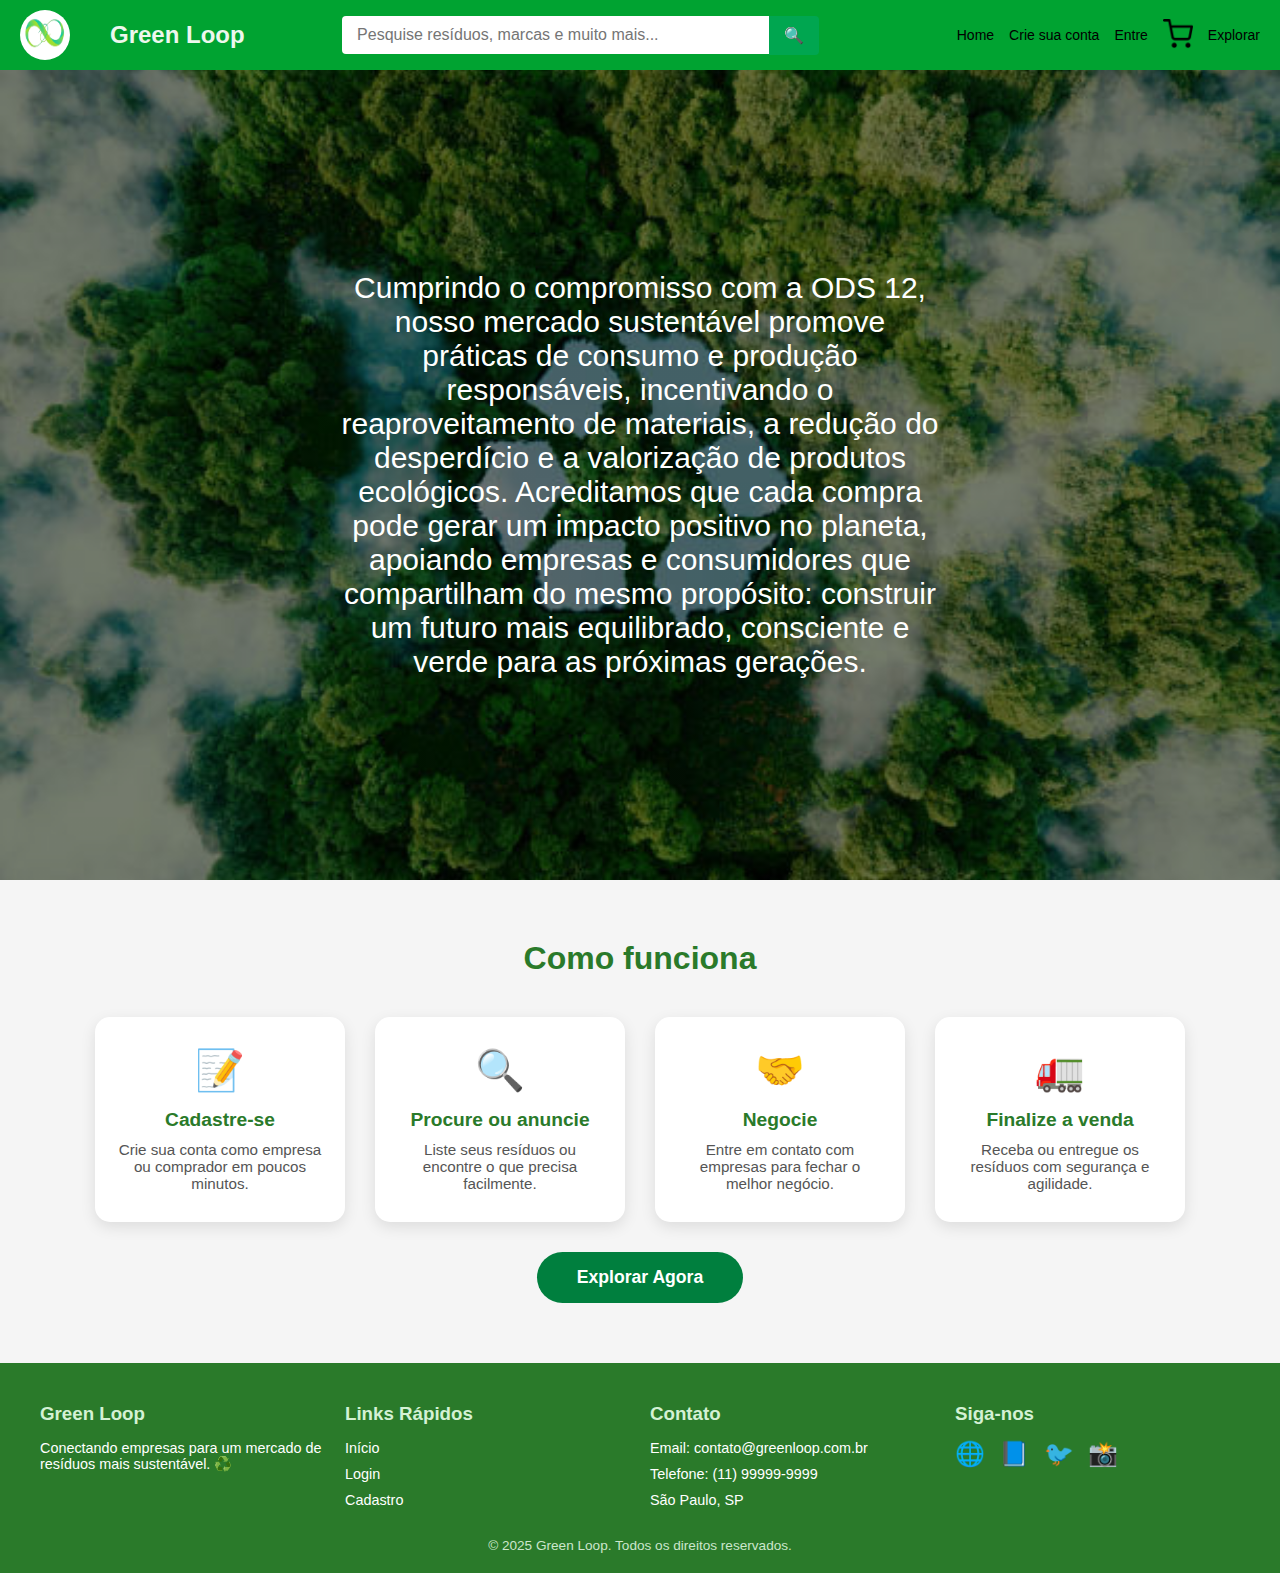
<file: Fecart inicio/Fecart inicio/index.html>
<!DOCTYPE html>
<html lang="pt-br">

<head>
    <meta charset="UTF-8">
    <meta name="viewport" content="width=device-width, initial-scale=1.0">
    <title>GreenLoop</title>
    <link rel="stylesheet" href="style.css">
</head>

<body>
    <header>
        <div class="logo-bg">
            <img src="LOgo-removebg-preview.png" alt="Logo GreenLoop" class="logo">
        </div>
        <div>
            <p class="logo-text">Green Loop</p>
        </div>

        <div class="pesquisa-container">
            <input type="text" placeholder="Pesquise resíduos, marcas e muito mais...">
            <button class="search-btn">🔍</button>
        </div>


        <div class="links-container">
          <a href="index.html">Home</a>
            <a href="cadastro.html">Crie sua conta</a>
            <a href="login.html">Entre</a>
            <a href="Carrinho"><img src="cart.png" alt="Carrinho"></a>
            <a href="loja.html">Explorar</a>
        </div>
    </header>

    <section class="hero">
        <p class="text-ods">Cumprindo o compromisso com a ODS 12, nosso mercado sustentável promove práticas de consumo
            e produção responsáveis, incentivando o reaproveitamento de materiais, a redução do desperdício e a
            valorização de produtos ecológicos. Acreditamos que cada compra pode gerar um impacto positivo no planeta,
            apoiando empresas e consumidores que compartilham do mesmo propósito: construir um futuro mais equilibrado,
            consciente e verde para as próximas gerações.</p>

    </section>


    <!-- Seção Passo a Passo -->
<section class="passos">
  <h2>Como funciona</h2>
  <div class="passos-container">
    <div class="passo">
      <div class="icone">📝</div>
      <h3>Cadastre-se</h3>
      <p>Crie sua conta como empresa ou comprador em poucos minutos.</p>
    </div>
    <div class="passo">
      <div class="icone">🔍</div>
      <h3>Procure ou anuncie</h3>
      <p>Liste seus resíduos ou encontre o que precisa facilmente.</p>
    </div>
    <div class="passo">
      <div class="icone">🤝</div>
      <h3>Negocie</h3>
      <p>Entre em contato com empresas para fechar o melhor negócio.</p>
    </div>
    <div class="passo">
      <div class="icone">🚛</div>
      <h3>Finalize a venda</h3>
      <p>Receba ou entregue os resíduos com segurança e agilidade.</p>
    </div>
  </div>
  <div class="explorar-botao">
    <a href="EspacoVirtual.html">Explorar Agora</a>
</div>
</section>

<!-- Footer -->
<footer class="footer">
  <div class="footer-container">
    <div class="footer-secao">
      <h3>Green Loop</h3>
      <p>Conectando empresas para um mercado de resíduos mais sustentável. ♻️</p>
    </div>
    <div class="footer-secao">
      <h3>Links Rápidos</h3>
      <ul>
        <li><a href="#">Início</a></li>
        <li><a href="#">Login</a></li>
        <li><a href="#">Cadastro</a></li>
      </ul>
    </div>
    <div class="footer-secao">
      <h3>Contato</h3>
      <p>Email: contato@greenloop.com.br</p>
      <p>Telefone: (11) 99999-9999</p>
      <p>São Paulo, SP</p>
    </div>
    <div class="footer-secao">
      <h3>Siga-nos</h3>
      <div class="redes-sociais">
        <a href="#">🌐</a>
        <a href="#">📘</a>
        <a href="#">🐦</a>
        <a href="#">📸</a>
      </div>
    </div>
  </div>
  <div class="footer-copy">
    <p>© 2025 Green Loop. Todos os direitos reservados.</p>
  </div>
</footer>

</body>

</html>
</file>
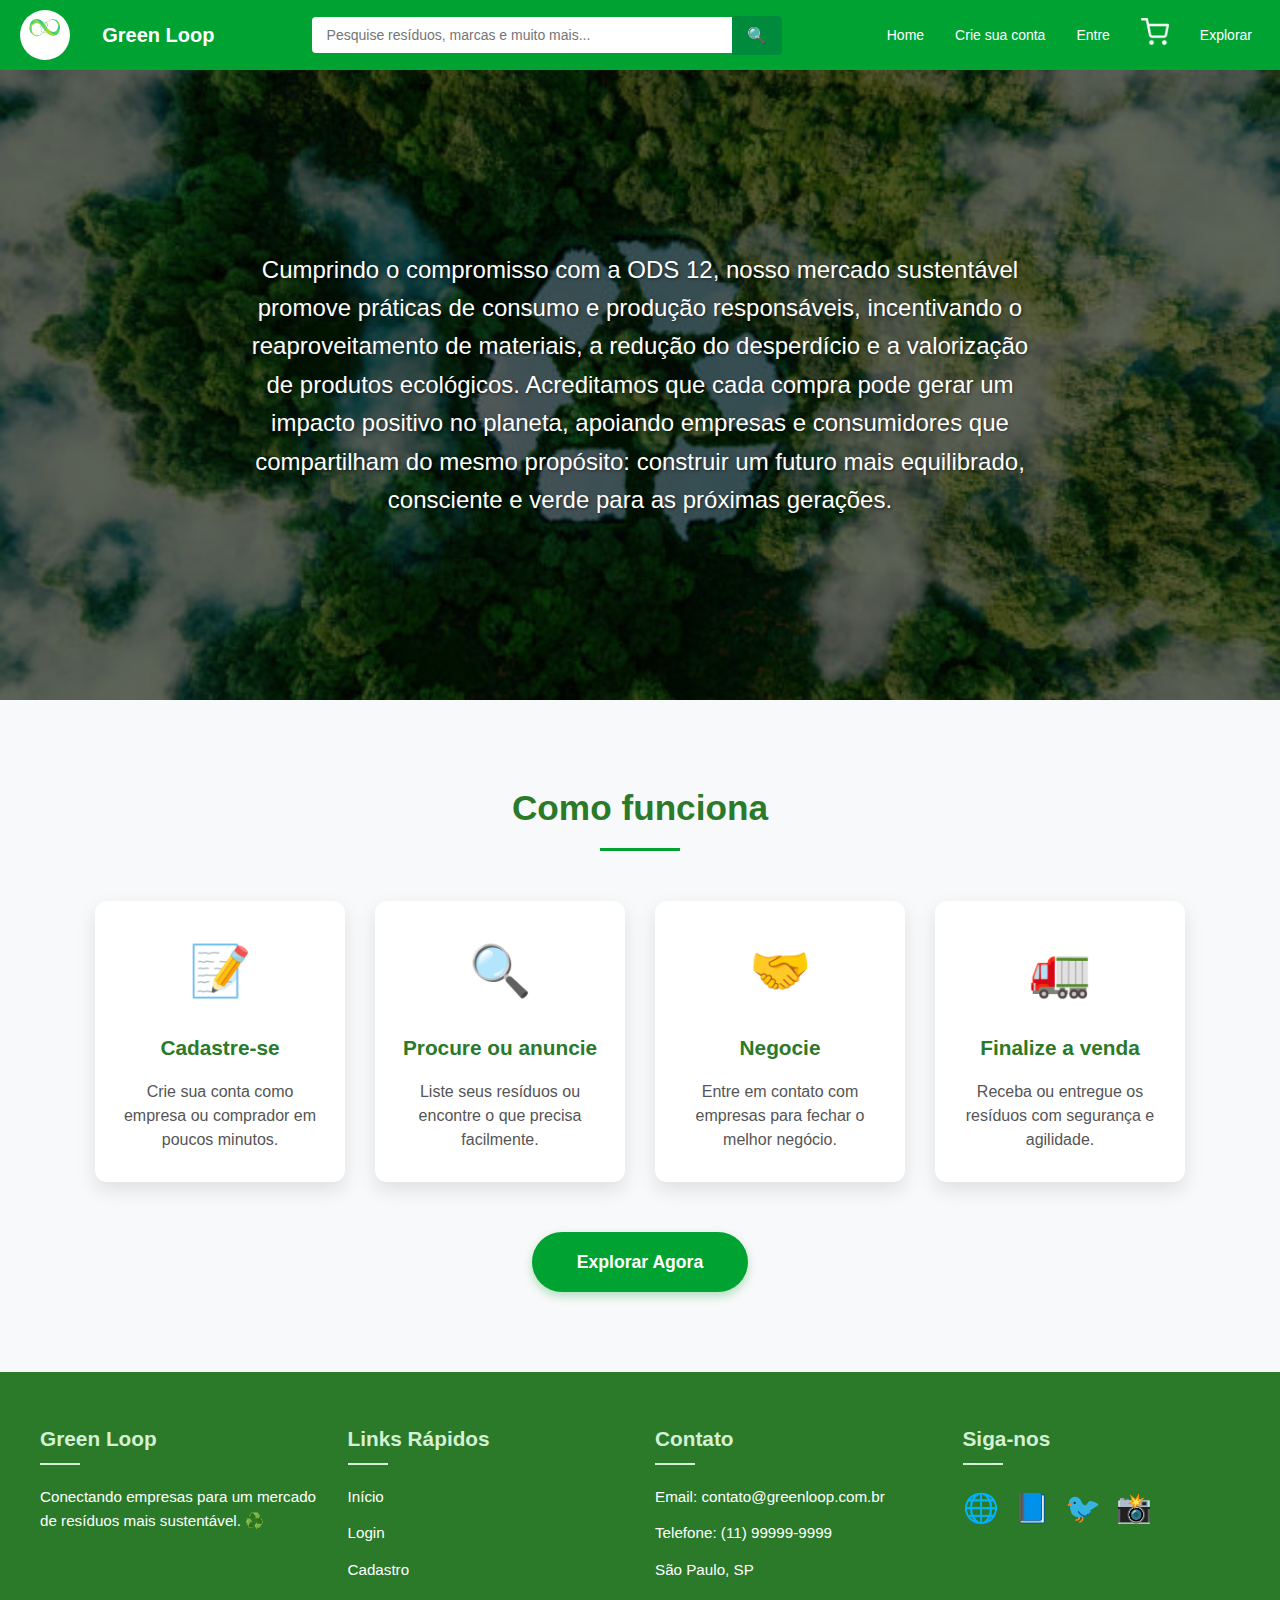
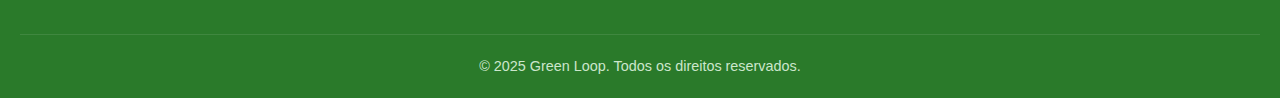
<file: Fecart inicio/Fecart inicio/templates/index.html>
<!DOCTYPE html>
<html lang="pt-br">

<head>
    <meta charset="UTF-8">
    <meta name="viewport" content="width=device-width, initial-scale=1.0">
    <title>GreenLoop</title>
    <link rel="stylesheet" href="../Static/css/style.css">
</head>

<body>
    <header>
        <div class="logo-bg">
            <img src="../Static/images/LOgo-removebg-preview.png" alt="Logo GreenLoop" class="logo">
        </div>
        <div>
            <p class="logo-text">Green Loop</p>
        </div>

        <div class="pesquisa-container">
            <input type="text" placeholder="Pesquise resíduos, marcas e muito mais...">
            <button class="search-btn">🔍</button>
        </div>


        <div class="links-container">
          <a href="index.html">Home</a>
            <a href="cadastro.html">Crie sua conta</a>
            <a href="login.html">Entre</a>
            <a href="carrinho.html"><img src="../Static/images/cart.png" alt="Carrinho"></a>
            <a href="loja.html">Explorar</a>
        </div>
    </header>

    <section class="hero">
        <p class="text-ods">Cumprindo o compromisso com a ODS 12, nosso mercado sustentável promove práticas de consumo
            e produção responsáveis, incentivando o reaproveitamento de materiais, a redução do desperdício e a
            valorização de produtos ecológicos. Acreditamos que cada compra pode gerar um impacto positivo no planeta,
            apoiando empresas e consumidores que compartilham do mesmo propósito: construir um futuro mais equilibrado,
            consciente e verde para as próximas gerações.</p>

    </section>


    <!-- Seção Passo a Passo -->
<section class="passos">
  <h2>Como funciona</h2>
  <div class="passos-container">
    <div class="passo">
      <div class="icone">📝</div>
      <h3>Cadastre-se</h3>
      <p>Crie sua conta como empresa ou comprador em poucos minutos.</p>
    </div>
    <div class="passo">
      <div class="icone">🔍</div>
      <h3>Procure ou anuncie</h3>
      <p>Liste seus resíduos ou encontre o que precisa facilmente.</p>
    </div>
    <div class="passo">
      <div class="icone">🤝</div>
      <h3>Negocie</h3>
      <p>Entre em contato com empresas para fechar o melhor negócio.</p>
    </div>
    <div class="passo">
      <div class="icone">🚛</div>
      <h3>Finalize a venda</h3>
      <p>Receba ou entregue os resíduos com segurança e agilidade.</p>
    </div>
  </div>
  <div class="explorar-botao">
    <a href="EspacoVirtual.html">Explorar Agora</a>
</div>
</section>

<!-- Footer -->
<footer class="footer">
  <div class="footer-container">
    <div class="footer-secao">
      <h3>Green Loop</h3>
      <p>Conectando empresas para um mercado de resíduos mais sustentável. ♻️</p>
    </div>
    <div class="footer-secao">
      <h3>Links Rápidos</h3>
      <ul>
        <li><a href="#">Início</a></li>
        <li><a href="#">Login</a></li>
        <li><a href="#">Cadastro</a></li>
      </ul>
    </div>
    <div class="footer-secao">
      <h3>Contato</h3>
      <p>Email: contato@greenloop.com.br</p>
      <p>Telefone: (11) 99999-9999</p>
      <p>São Paulo, SP</p>
    </div>
    <div class="footer-secao">
      <h3>Siga-nos</h3>
      <div class="redes-sociais">
        <a href="#">🌐</a>
        <a href="#">📘</a>
        <a href="#">🐦</a>
        <a href="#">📸</a>
      </div>
    </div>
  </div>
  <div class="footer-copy">
    <p>© 2025 Green Loop. Todos os direitos reservados.</p>
  </div>
</footer>

</body>

</html>
</file>
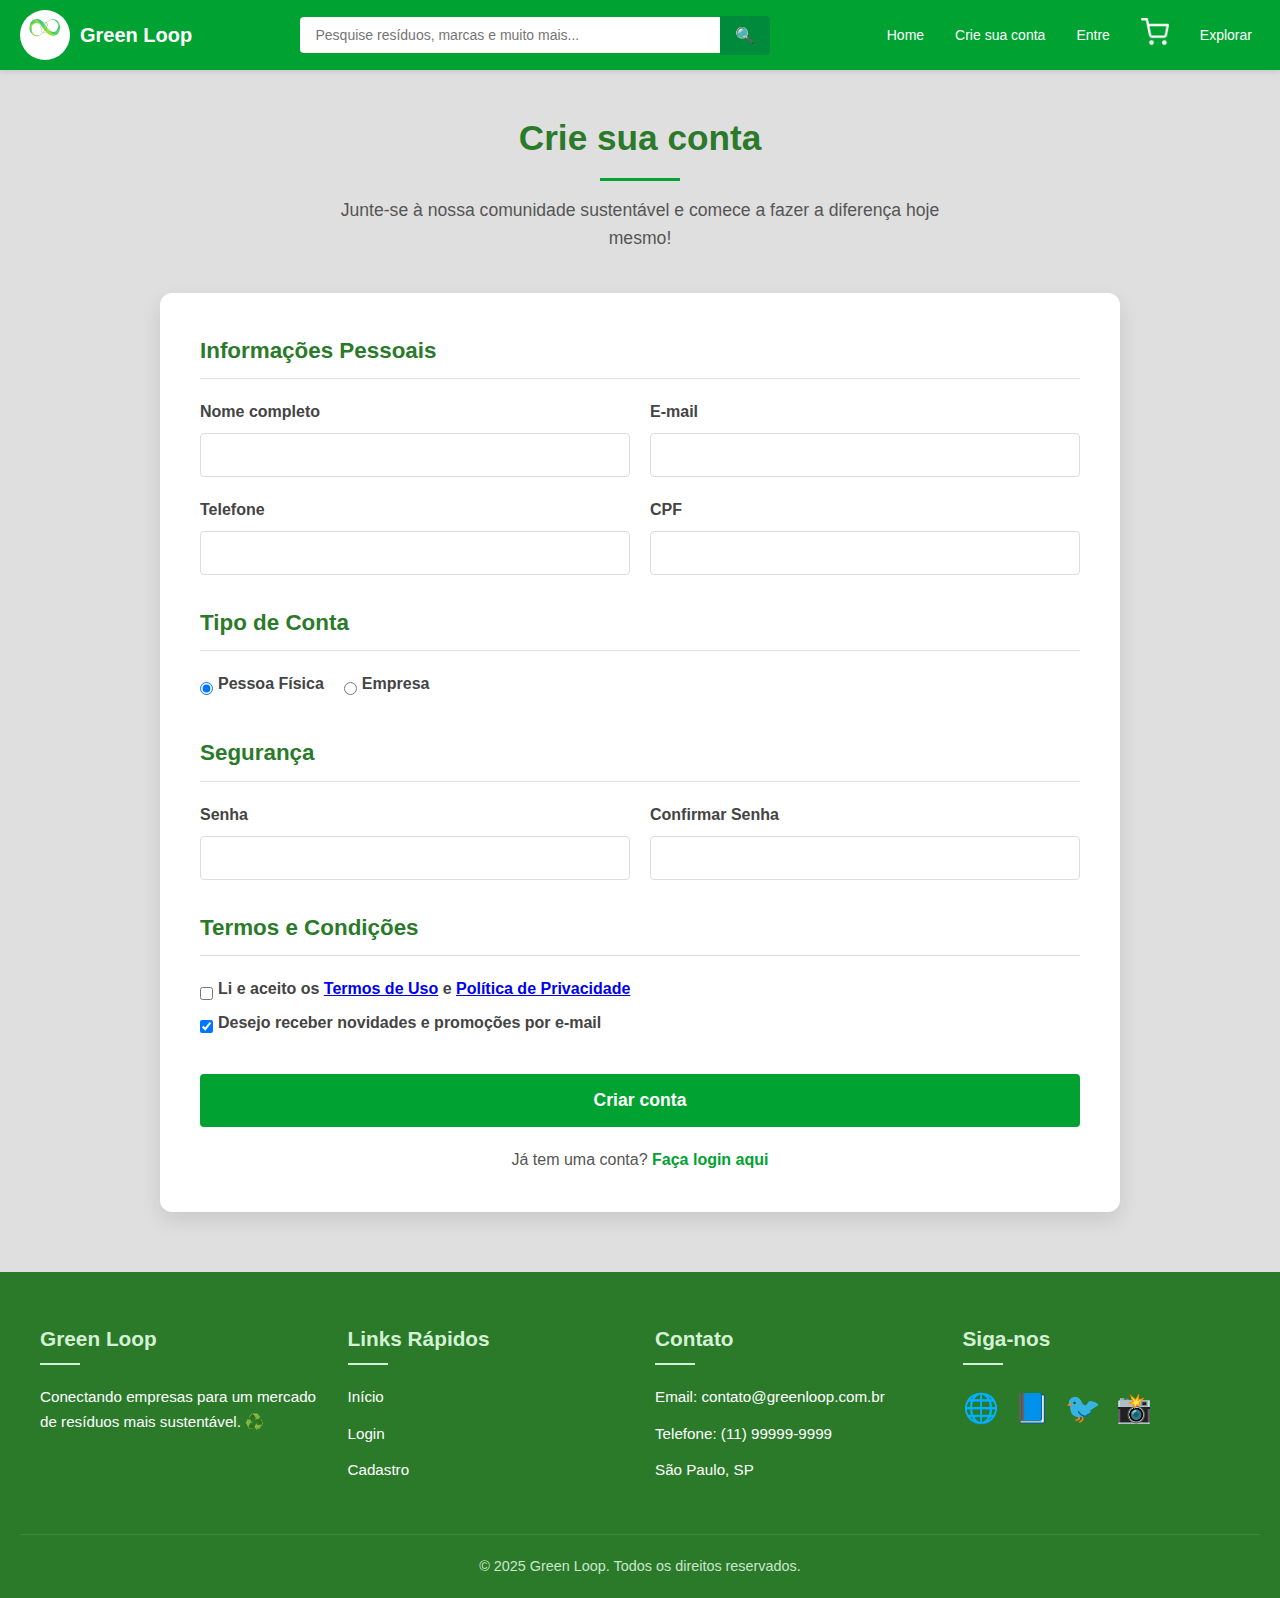
<file: Fecart inicio/Fecart inicio/cadastro.html>
<!DOCTYPE html>
<html lang="en">
<head>
    <meta charset="UTF-8">
    <meta name="viewport" content="width=device-width, initial-scale=1.0">
    <title>Document</title>
</head>
<body>
    <!DOCTYPE html>
<html lang="pt-br">
<head>
    <meta charset="UTF-8">
    <meta name="viewport" content="width=device-width, initial-scale=1.0">
    <title>Cadastro - GreenLoop</title>
    <link rel="stylesheet" href="style3.css">
</head>
<body>
    <header>
        <div class="logo-container">
            <div class="logo-bg">
                <img src="LOgo-removebg-preview.png" alt="Logo GreenLoop" class="logo">
            </div>
            <div>
                <p class="logo-text">Green Loop</p>
            </div>
        </div>

        <div class="pesquisa-container">
            <input type="text" placeholder="Pesquise resíduos, marcas e muito mais...">
            <button class="search-btn">🔍</button>
        </div>

        <div class="links-container">
            <a href="index.html">Home</a>
            <a href="login.html">Crie sua conta</a>
            <a href="login.html">Entre</a>
            <a href="carrinho.html"><img src="cart.png" alt="Carrinho"></a>
            <a href="loja.html">Explorar</a>
        </div>
    </header>

    <div class="cadastro-container">
        <div class="cadastro-header">
            <h1>Crie sua conta</h1>
            <p>Junte-se à nossa comunidade sustentável e comece a fazer a diferença hoje mesmo!</p>
        </div>

        <form class="cadastro-form">
            <div class="form-section">
                <h2>Informações Pessoais</h2>
                <div class="form-row">
                    <div class="form-group">
                        <label for="nome">Nome completo</label>
                        <input type="text" id="nome" name="nome" required>
                    </div>
                    <div class="form-group">
                        <label for="email">E-mail</label>
                        <input type="email" id="email" name="email" required>
                    </div>
                </div>
                <div class="form-row">
                    <div class="form-group">
                        <label for="telefone">Telefone</label>
                        <input type="tel" id="telefone" name="telefone">
                    </div>
                    <div class="form-group">
                        <label for="cpf">CPF</label>
                        <input type="text" id="cpf" name="cpf" required>
                    </div>
                </div>
            </div>

            <div class="form-section">
                <h2>Tipo de Conta</h2>
                <div class="form-group">
                    <div class="radio-group">
                        <div class="radio-option">
                            <input type="radio" id="pessoa-fisica" name="tipo-conta" value="pf" checked>
                            <label for="pessoa-fisica">Pessoa Física</label>
                        </div>
                        <div class="radio-option">
                            <input type="radio" id="empresa" name="tipo-conta" value="empresa">
                            <label for="empresa">Empresa</label>
                        </div>
                    </div>
                </div>
            </div>

            <div class="form-section">
                <h2>Segurança</h2>
                <div class="form-row">
                    <div class="form-group">
                        <label for="senha">Senha</label>
                        <input type="password" id="senha" name="senha" required>
                    </div>
                    <div class="form-group">
                        <label for="confirmar-senha">Confirmar Senha</label>
                        <input type="password" id="confirmar-senha" name="confirmar-senha" required>
                    </div>
                </div>
            </div>

            <div class="form-section">
                <h2>Termos e Condições</h2>
                <div class="form-group">
                    <div class="radio-option">
                        <input type="checkbox" id="termos" name="termos" required>
                        <label for="termos">Li e aceito os <a href="#">Termos de Uso</a> e <a href="#">Política de Privacidade</a></label>
                    </div>
                </div>
                <div class="form-group">
                    <div class="radio-option">
                        <input type="checkbox" id="newsletter" name="newsletter" checked>
                        <label for="newsletter">Desejo receber novidades e promoções por e-mail</label>
                    </div>
                </div>
            </div>

            <button type="submit" class="btn-cadastrar">Criar conta</button>

            <div class="login-link">
                Já tem uma conta? <a href="#">Faça login aqui</a>
            </div>
        </form>
    </div>

    <!-- Footer -->
    <footer class="footer">
        <div class="footer-container">
            <div class="footer-secao">
                <h3>Green Loop</h3>
                <p>Conectando empresas para um mercado de resíduos mais sustentável. ♻️</p>
            </div>
            <div class="footer-secao">
                <h3>Links Rápidos</h3>
                <ul>
                    <li><a href="#">Início</a></li>
                    <li><a href="#">Login</a></li>
                    <li><a href="#">Cadastro</a></li>
                </ul>
            </div>
            <div class="footer-secao">
                <h3>Contato</h3>
                <p>Email: contato@greenloop.com.br</p>
                <p>Telefone: (11) 99999-9999</p>
                <p>São Paulo, SP</p>
            </div>
            <div class="footer-secao">
                <h3>Siga-nos</h3>
                <div class="redes-sociais">
                    <a href="#">🌐</a>
                    <a href="#">📘</a>
                    <a href="#">🐦</a>
                    <a href="#">📸</a>
                </div>
            </div>
        </div>
        <div class="footer-copy">
            <p>© 2025 Green Loop. Todos os direitos reservados.</p>
        </div>
    </footer>
</body>
</html>
</file>
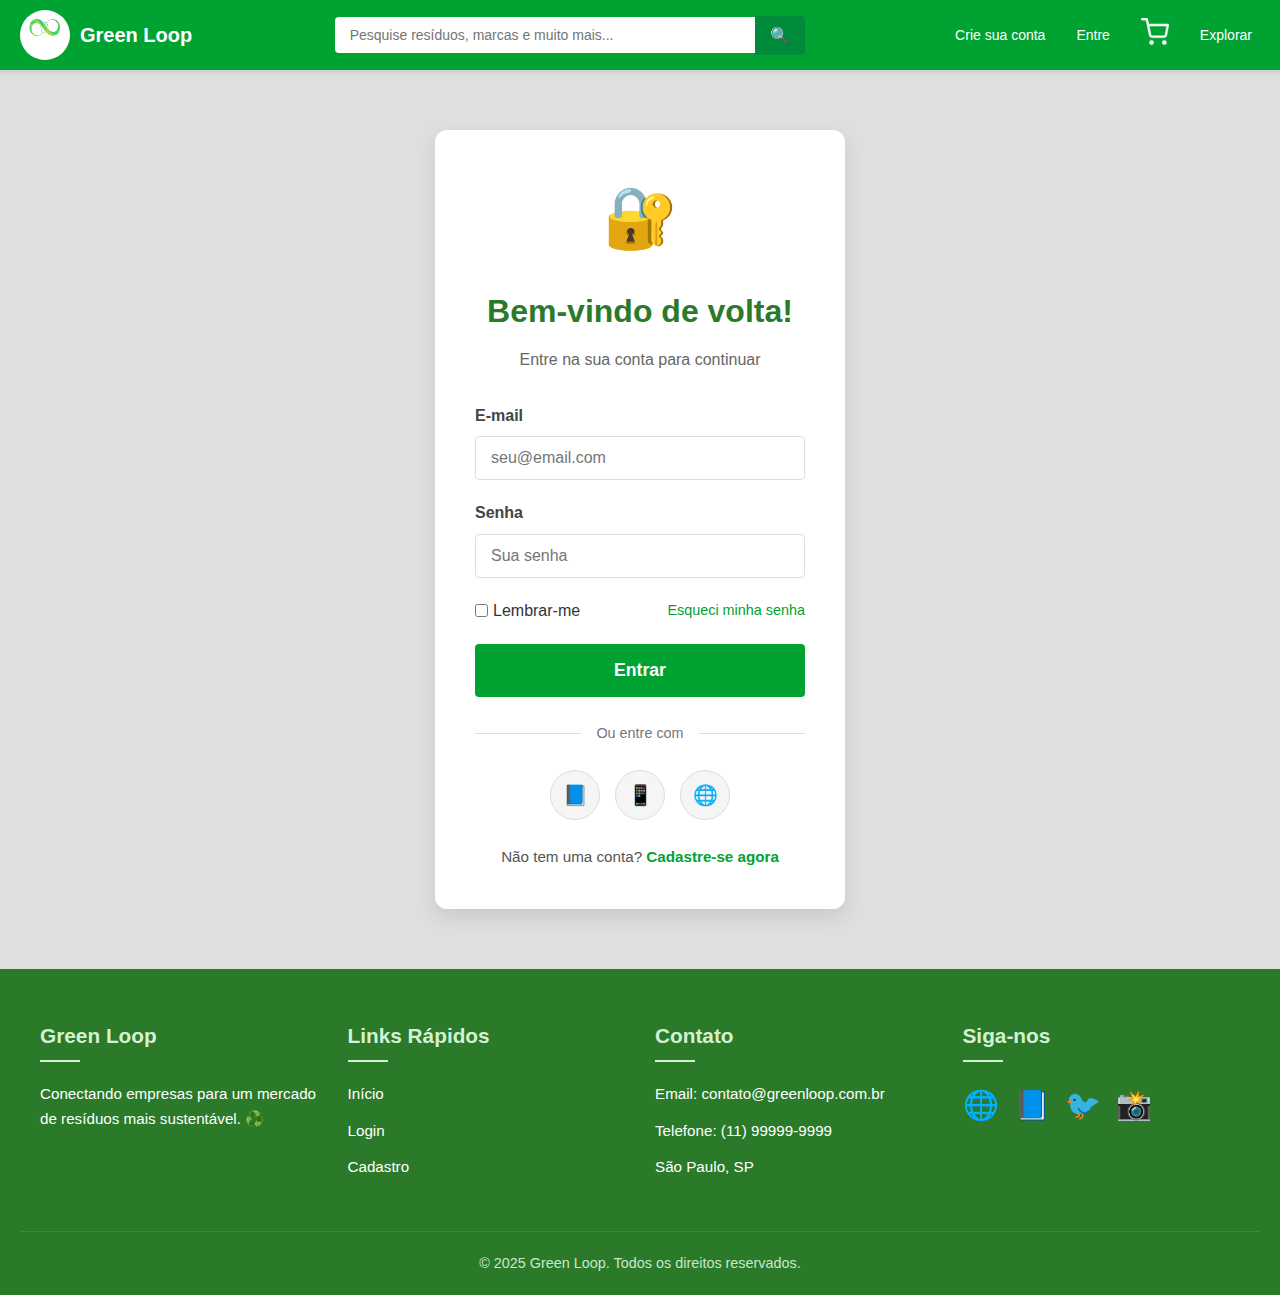
<file: Fecart inicio/Fecart inicio/login.html>
<!DOCTYPE html>
<html lang="en">
<head>
    <meta charset="UTF-8">
    <meta name="viewport" content="width=device-width, initial-scale=1.0">
    <title>Document</title>
    <link rel="stylesheet" href="style4.css">
</head>
<body>
    <header>
        <div class="logo-container">
            <div class="logo-bg">
                <img src="LOgo-removebg-preview.png" alt="Logo GreenLoop" class="logo">
            </div>
            <div>
                <p class="logo-text">Green Loop</p>
            </div>
        </div>

        <div class="pesquisa-container">
            <input type="text" placeholder="Pesquise resíduos, marcas e muito mais...">
            <button class="search-btn">🔍</button>
        </div>

        <div class="links-container">
            <a href="cadastro.html">Crie sua conta</a>
            <a href="login.html">Entre</a>
            <a href="carrinho.html"><img src="cart.png" alt="Carrinho"></a>
            <a href="loja.html">Explorar</a>
        </div>
    </header>

    <div class="login-container">
        <div class="login-card">
            <div class="login-icon">🔐</div>
            <div class="login-header">
                <h1>Bem-vindo de volta!</h1>
                <p>Entre na sua conta para continuar</p>
            </div>

            <form>
                <div class="form-group">
                    <label for="email">E-mail</label>
                    <input type="email" id="email" name="email" placeholder="seu@email.com" required>
                </div>

                <div class="form-group">
                    <label for="senha">Senha</label>
                    <input type="password" id="senha" name="senha" placeholder="Sua senha" required>
                </div>

                <div class="remember-forgot">
                    <div class="remember">
                        <input type="checkbox" id="lembrar" name="lembrar">
                        <label for="lembrar">Lembrar-me</label>
                    </div>
                    <a href="#" class="forgot-password">Esqueci minha senha</a>
                </div>

                <button type="submit" class="btn-login">Entrar</button>
            </form>

            <div class="separator">
                <span>Ou entre com</span>
            </div>

            <div class="social-login">
                <div class="social-btn">
                    <span class="social-icon">📘</span>
                </div>
                <div class="social-btn">
                    <span class="social-icon">📱</span>
                </div>
                <div class="social-btn">
                    <span class="social-icon">🌐</span>
                </div>
            </div>

            <div class="register-link">
                Não tem uma conta? <a href="cadastro.html">Cadastre-se agora</a>
            </div>
        </div>
    </div>

    <!-- Footer -->
    <footer class="footer">
        <div class="footer-container">
            <div class="footer-secao">
                <h3>Green Loop</h3>
                <p>Conectando empresas para um mercado de resíduos mais sustentável. ♻️</p>
            </div>
            <div class="footer-secao">
                <h3>Links Rápidos</h3>
                <ul>
                    <li><a href="index.html">Início</a></li>
                    <li><a href="login.html">Login</a></li>
                    <li><a href="cadastro.html">Cadastro</a></li>
                </ul>
            </div>
            <div class="footer-secao">
                <h3>Contato</h3>
                <p>Email: contato@greenloop.com.br</p>
                <p>Telefone: (11) 99999-9999</p>
                <p>São Paulo, SP</p>
            </div>
            <div class="footer-secao">
                <h3>Siga-nos</h3>
                <div class="redes-sociais">
                    <a href="#">🌐</a>
                    <a href="#">📘</a>
                    <a href="#">🐦</a>
                    <a href="#">📸</a>
                </div>
            </div>
        </div>
        <div class="footer-copy">
            <p>© 2025 Green Loop. Todos os direitos reservados.</p>
        </div>
    </footer>
</body>
</html>
</file>
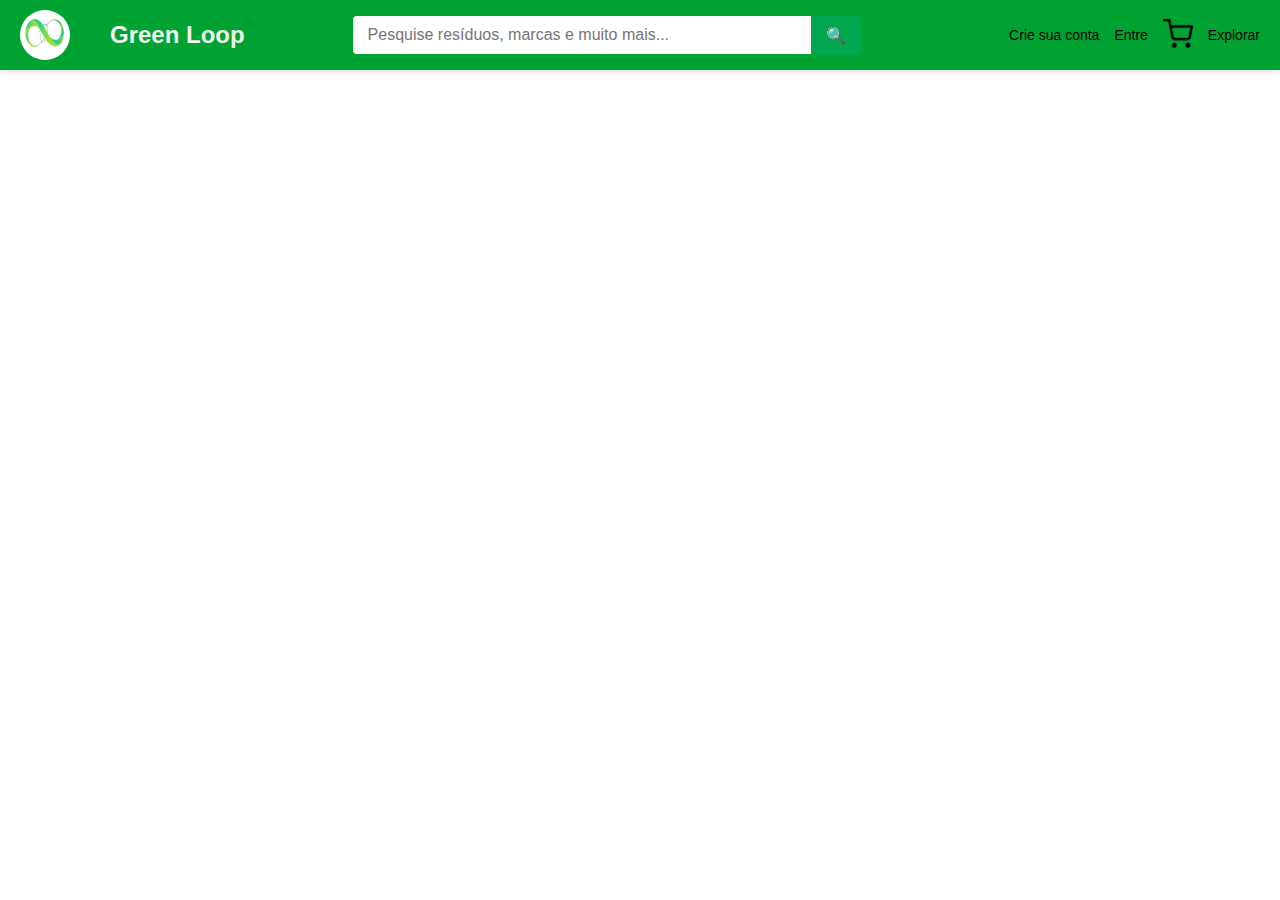
<file: Fecart inicio/Fecart inicio/loja.html>
<!DOCTYPE html>
<html lang="en">
<head>
    <meta charset="UTF-8">
    <meta name="viewport" content="width=device-width, initial-scale=1.0">
    <title>Document</title>
    <link rel="stylesheet" href="style.css">
</head>
<body>
      <header>
        <div class="logo-bg">
            <img src="LOgo-removebg-preview.png" alt="Logo GreenLoop" class="logo">
        </div>
        <div>
            <p class="logo-text">Green Loop</p>
        </div>

        <div class="pesquisa-container">
            <input type="text" placeholder="Pesquise resíduos, marcas e muito mais...">
            <button class="search-btn">🔍</button>
        </div>


        <div class="links-container">
            <a href="">Crie sua conta</a>
            <a href="">Entre</a>
            <a href="Carrinho"><img src="cart.png" alt="Carrinho"></a>
            <a href="EspacoVirtual.html">Explorar</a>
        </div>
    </header>
        
    
</body>
</html>
</file>
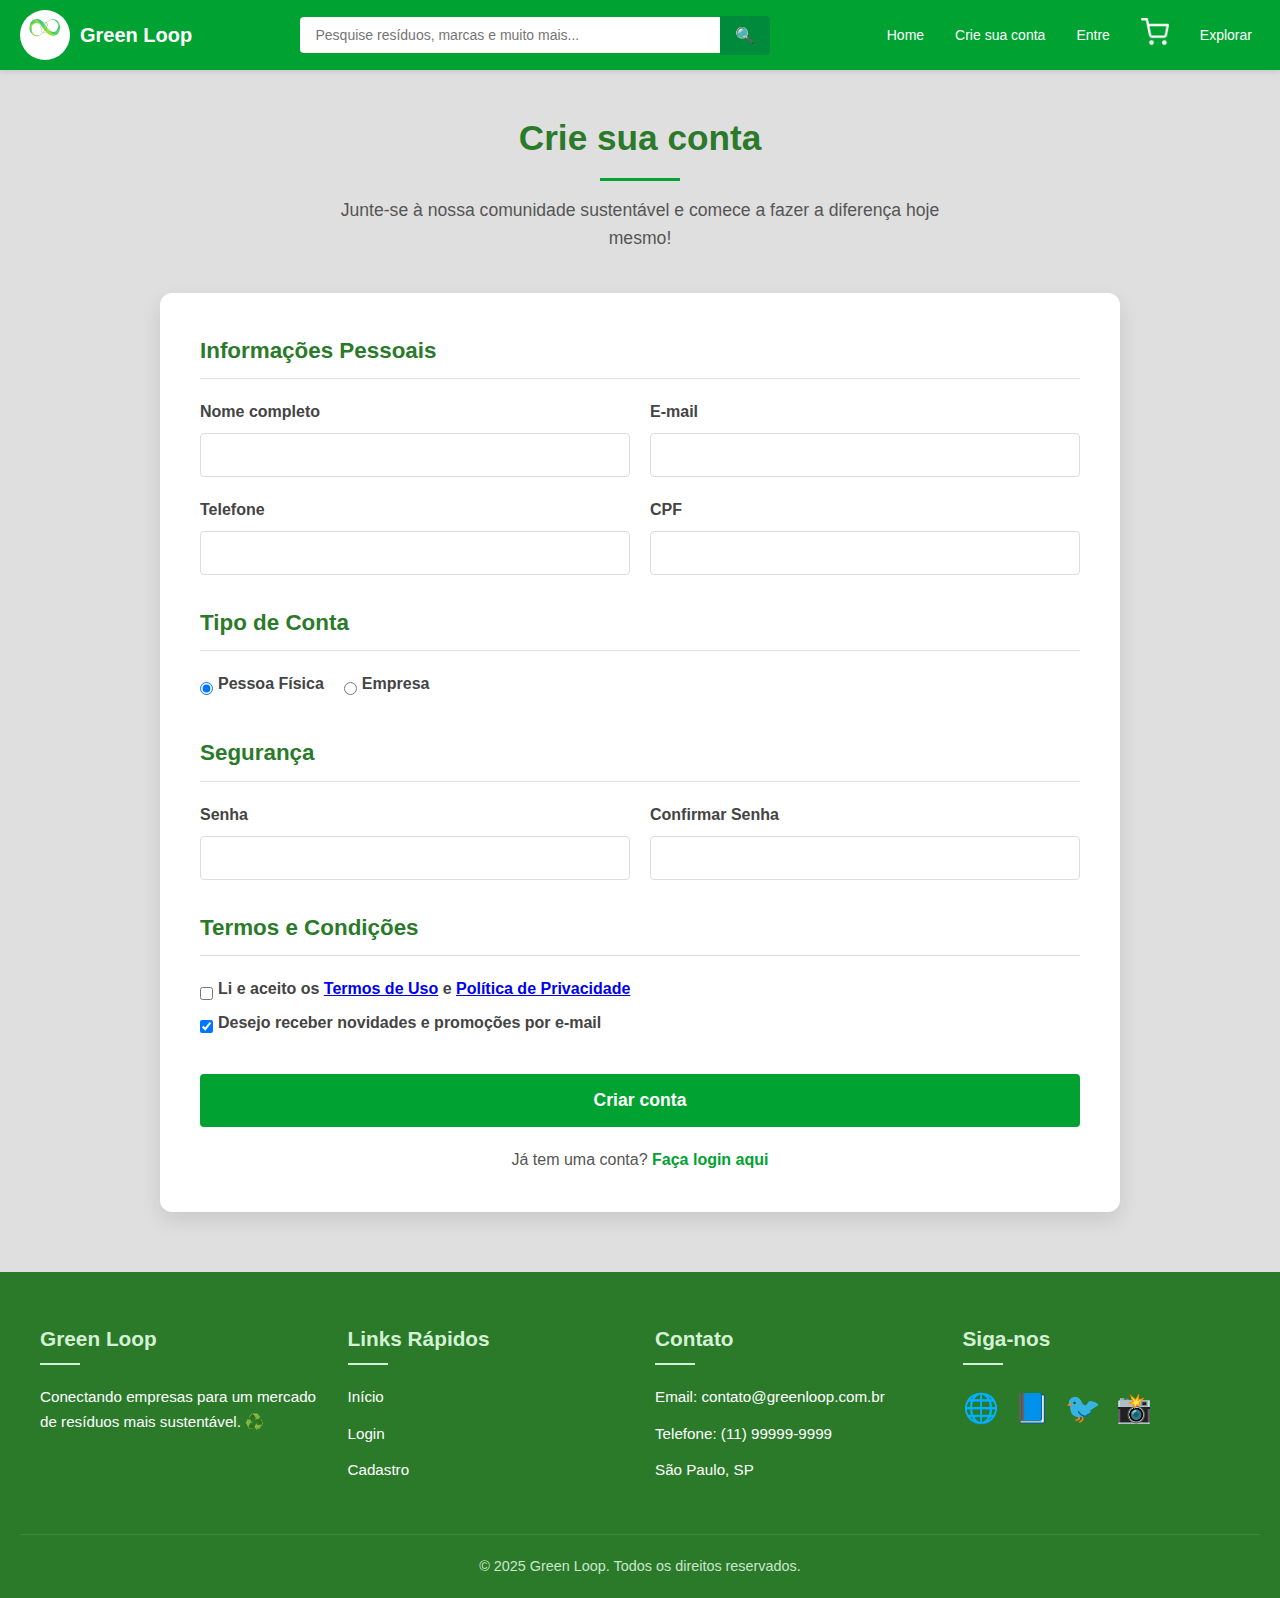
<file: Fecart inicio/Fecart inicio/templates/cadastro.html>
<!DOCTYPE html>
<html lang="pt-br">
<head>
    <meta charset="UTF-8">
    <meta name="viewport" content="width=device-width, initial-scale=1.0">
    <title>Cadastro - GreenLoop</title>
    <link rel="stylesheet" href="../Static/css/style3.css">
</head>
<body>
    <header>
        <div class="logo-container">
            <div class="logo-bg">
                <img src="../Static/images/LOgo-removebg-preview.png" alt="Logo GreenLoop" class="logo">
            </div>
            <div>
                <p class="logo-text">Green Loop</p>
            </div>
        </div>

        <div class="pesquisa-container">
            <input type="text" placeholder="Pesquise resíduos, marcas e muito mais...">
            <button class="search-btn">🔍</button>
        </div>

        <div class="links-container">
            <a href="index.html">Home</a>
            <a href="login.html">Crie sua conta</a>
            <a href="login.html">Entre</a>
            <a href="carrinho.html"><img src="../Static/images/cart.png" alt="Carrinho"></a>
            <a href="loja.html">Explorar</a>
        </div>
    </header>

    <div class="cadastro-container">
        <div class="cadastro-header">
            <h1>Crie sua conta</h1>
            <p>Junte-se à nossa comunidade sustentável e comece a fazer a diferença hoje mesmo!</p>
        </div>

        <form class="cadastro-form">
            <div class="form-section">
                <h2>Informações Pessoais</h2>
                <div class="form-row">
                    <div class="form-group">
                        <label for="nome">Nome completo</label>
                        <input type="text" id="nome" name="nome" required>
                    </div>
                    <div class="form-group">
                        <label for="email">E-mail</label>
                        <input type="email" id="email" name="email" required>
                    </div>
                </div>
                <div class="form-row">
                    <div class="form-group">
                        <label for="telefone">Telefone</label>
                        <input type="tel" id="telefone" name="telefone">
                    </div>
                    <div class="form-group">
                        <label for="cpf">CPF</label>
                        <input type="text" id="cpf" name="cpf" required>
                    </div>
                </div>
            </div>

            <div class="form-section">
                <h2>Tipo de Conta</h2>
                <div class="form-group">
                    <div class="radio-group">
                        <div class="radio-option">
                            <input type="radio" id="pessoa-fisica" name="tipo-conta" value="pf" checked>
                            <label for="pessoa-fisica">Pessoa Física</label>
                        </div>
                        <div class="radio-option">
                            <input type="radio" id="empresa" name="tipo-conta" value="empresa">
                            <label for="empresa">Empresa</label>
                        </div>
                    </div>
                </div>
            </div>

            <div class="form-section">
                <h2>Segurança</h2>
                <div class="form-row">
                    <div class="form-group">
                        <label for="senha">Senha</label>
                        <input type="password" id="senha" name="senha" required>
                    </div>
                    <div class="form-group">
                        <label for="confirmar-senha">Confirmar Senha</label>
                        <input type="password" id="confirmar-senha" name="confirmar-senha" required>
                    </div>
                </div>
            </div>

            <div class="form-section">
                <h2>Termos e Condições</h2>
                <div class="form-group">
                    <div class="radio-option">
                        <input type="checkbox" id="termos" name="termos" required>
                        <label for="termos">Li e aceito os <a href="#">Termos de Uso</a> e <a href="#">Política de Privacidade</a></label>
                    </div>
                </div>
                <div class="form-group">
                    <div class="radio-option">
                        <input type="checkbox" id="newsletter" name="newsletter" checked>
                        <label for="newsletter">Desejo receber novidades e promoções por e-mail</label>
                    </div>
                </div>
            </div>

            <button type="submit" class="btn-cadastrar">Criar conta</button>

            <div class="login-link">
                Já tem uma conta? <a href="#">Faça login aqui</a>
            </div>
        </form>
    </div>

    <!-- Footer -->
    <footer class="footer">
        <div class="footer-container">
            <div class="footer-secao">
                <h3>Green Loop</h3>
                <p>Conectando empresas para um mercado de resíduos mais sustentável. ♻️</p>
            </div>
            <div class="footer-secao">
                <h3>Links Rápidos</h3>
                <ul>
                    <li><a href="#">Início</a></li>
                    <li><a href="#">Login</a></li>
                    <li><a href="#">Cadastro</a></li>
                </ul>
            </div>
            <div class="footer-secao">
                <h3>Contato</h3>
                <p>Email: contato@greenloop.com.br</p>
                <p>Telefone: (11) 99999-9999</p>
                <p>São Paulo, SP</p>
            </div>
            <div class="footer-secao">
                <h3>Siga-nos</h3>
                <div class="redes-sociais">
                    <a href="#">🌐</a>
                    <a href="#">📘</a>
                    <a href="#">🐦</a>
                    <a href="#">📸</a>
                </div>
            </div>
        </div>
        <div class="footer-copy">
            <p>© 2025 Green Loop. Todos os direitos reservados.</p>
        </div>
    </footer>
</body>
</html>
</file>
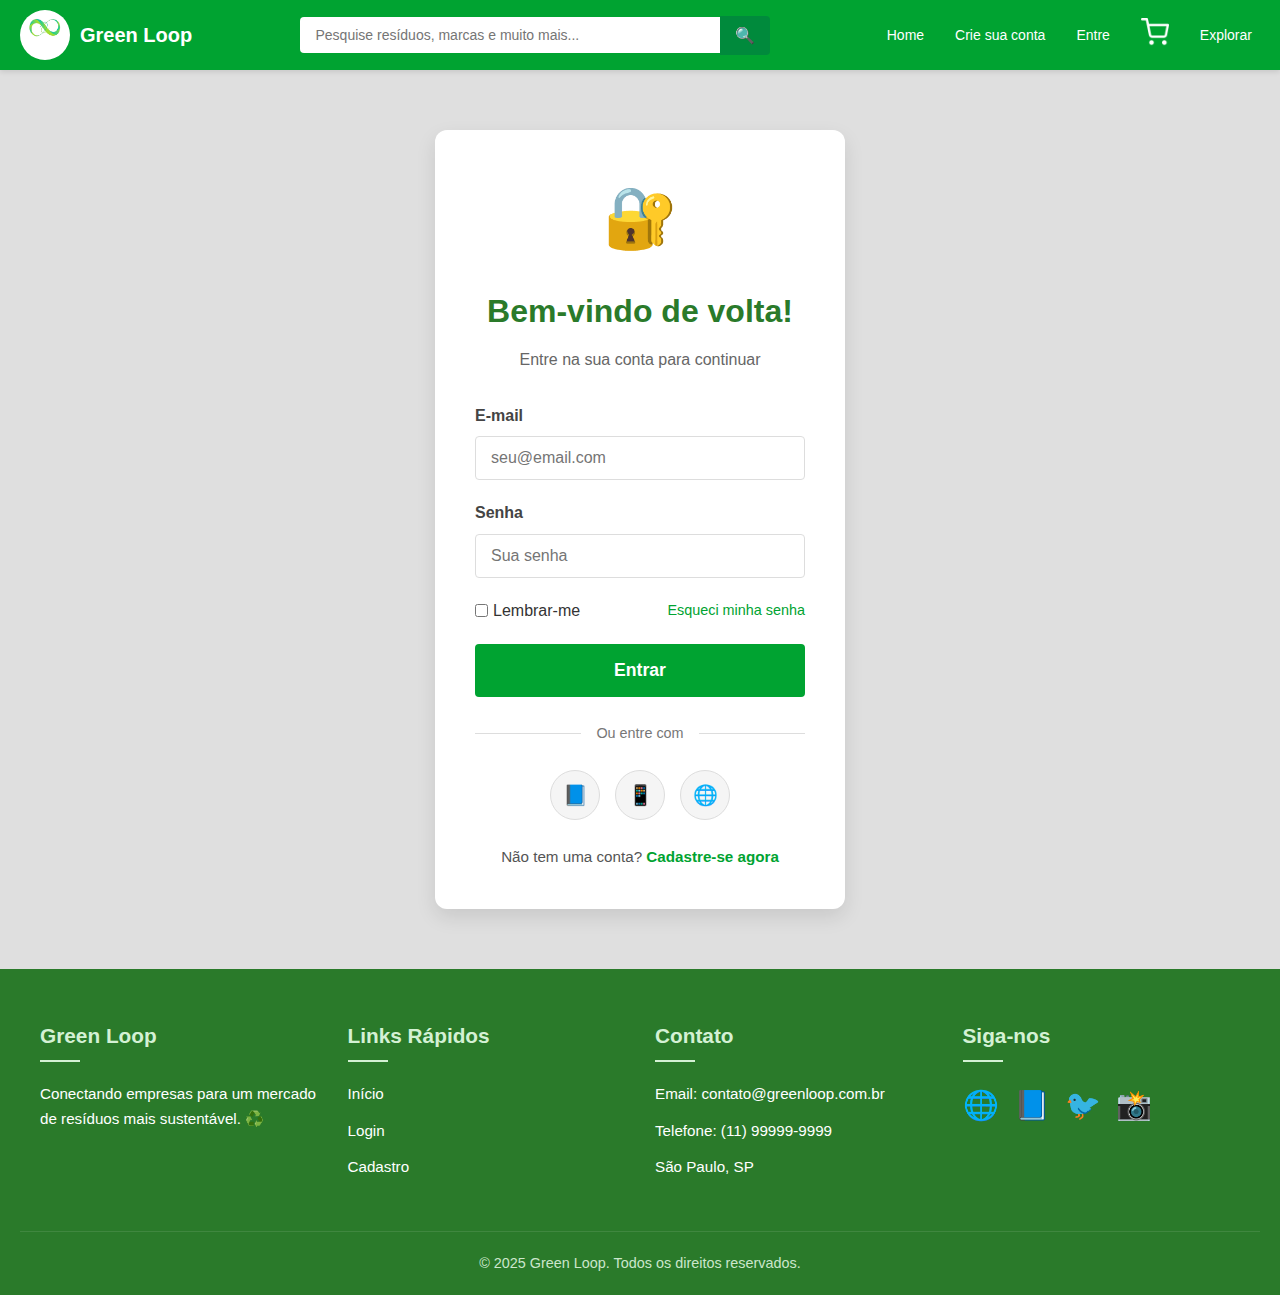
<file: Fecart inicio/Fecart inicio/templates/login.html>
<!DOCTYPE html>
<html lang="en">
<head>
    <meta charset="UTF-8">
    <meta name="viewport" content="width=device-width, initial-scale=1.0">
    <title>Document</title>
    <link rel="stylesheet" href="../Static/css/style4.css">
</head>
<body>
    <header>
        <div class="logo-container">
            <div class="logo-bg">
                <img src="../Static/images/LOgo-removebg-preview.png" alt="Logo GreenLoop" class="logo">
            </div>
            <div>
                <p class="logo-text">Green Loop</p>
            </div>
        </div>

        <div class="pesquisa-container">
            <input type="text" placeholder="Pesquise resíduos, marcas e muito mais...">
            <button class="search-btn">🔍</button>
        </div>

        <div class="links-container">
            <a href="index.html">Home</a>
            <a href="cadastro.html">Crie sua conta</a>
            <a href="login.html">Entre</a>
            <a href="carrinho.html"><img src="../Static/images/cart.png" alt="Carrinho"></a>
            <a href="loja.html">Explorar</a>
        </div>
    </header>

    <div class="login-container">
        <div class="login-card">
            <div class="login-icon">🔐</div>
            <div class="login-header">
                <h1>Bem-vindo de volta!</h1>
                <p>Entre na sua conta para continuar</p>
            </div>

            <form>
                <div class="form-group">
                    <label for="email">E-mail</label>
                    <input type="email" id="email" name="email" placeholder="seu@email.com" required>
                </div>

                <div class="form-group">
                    <label for="senha">Senha</label>
                    <input type="password" id="senha" name="senha" placeholder="Sua senha" required>
                </div>

                <div class="remember-forgot">
                    <div class="remember">
                        <input type="checkbox" id="lembrar" name="lembrar">
                        <label for="lembrar">Lembrar-me</label>
                    </div>
                    <a href="#" class="forgot-password">Esqueci minha senha</a>
                </div>

                <button type="submit" class="btn-login">Entrar</button>
            </form>

            <div class="separator">
                <span>Ou entre com</span>
            </div>

            <div class="social-login">
                <div class="social-btn">
                    <span class="social-icon">📘</span>
                </div>
                <div class="social-btn">
                    <span class="social-icon">📱</span>
                </div>
                <div class="social-btn">
                    <span class="social-icon">🌐</span>
                </div>
            </div>

            <div class="register-link">
                Não tem uma conta? <a href="cadastro.html">Cadastre-se agora</a>
            </div>
        </div>
    </div>

    <!-- Footer -->
    <footer class="footer">
        <div class="footer-container">
            <div class="footer-secao">
                <h3>Green Loop</h3>
                <p>Conectando empresas para um mercado de resíduos mais sustentável. ♻️</p>
            </div>
            <div class="footer-secao">
                <h3>Links Rápidos</h3>
                <ul>
                    <li><a href="index.html">Início</a></li>
                    <li><a href="login.html">Login</a></li>
                    <li><a href="cadastro.html">Cadastro</a></li>
                </ul>
            </div>
            <div class="footer-secao">
                <h3>Contato</h3>
                <p>Email: contato@greenloop.com.br</p>
                <p>Telefone: (11) 99999-9999</p>
                <p>São Paulo, SP</p>
            </div>
            <div class="footer-secao">
                <h3>Siga-nos</h3>
                <div class="redes-sociais">
                    <a href="#">🌐</a>
                    <a href="#">📘</a>
                    <a href="#">🐦</a>
                    <a href="#">📸</a>
                </div>
            </div>
        </div>
        <div class="footer-copy">
            <p>© 2025 Green Loop. Todos os direitos reservados.</p>
        </div>
    </footer>
</body>
</html>
</file>
<file: Fecart inicio/Fecart inicio/style.css>
/* Reset */
* {
    margin: 0;
    padding: 0;
    box-sizing: border-box;
}

body,
html {
    width: 100%;
    font-family: 'Segoe UI', Tahoma, Geneva, Verdana, sans-serif;
}

/* Header estilo Mercado Livre */
header {
    width: 100%;
    height: 70px;
    background-color: #00a331;
    /* amarelo ML */
    display: flex;
    align-items: center;
    justify-content: space-between;
    padding: 0 20px;
    box-shadow: 0 2px 5px rgba(0, 0, 0, 0.1);
}

/* Logo */
.logo-bg {
    width: 50px;
    height: 50px;
    border-radius: 50%;
    background-color: white;
    display: flex;
    justify-content: center;
    align-items: center;
}

.logo-bg img {
    position: relative;
    top: 10px;
    width: 100px;
    height: 100px;
}

/* Barra de pesquisa */
.pesquisa-container {
    flex: 1;
    display: flex;
    justify-content: center;
    align-items: center;
    margin: 0 20px;
}

.pesquisa-container input {
    width: 60%;
    padding: 10px 15px;
    border: none;
    border-radius: 4px 0 0 4px;
    font-size: 16px;
    outline: none;
}

.search-btn {
    padding: 10px 15px;
    border: none;
    border-radius: 0 4px 4px 0;
    background-color: #00a650;
    /* verde do ML */
    color: white;
    cursor: pointer;
    font-size: 16px;
    transition: background 0.3s ease;
}

.search-btn:hover {
    background-color: #008f4c;
}

/* Links e carrinho */
.links-container {
    display: flex;
    align-items: center;
    gap: 15px;
}

.links-container a {
    text-decoration: none;
    color: black;
    font-size: 14px;
}

.links-container img {
    width: 30px;
    height: 30px;
    cursor: pointer;
}

.hero {
    height: 90vh;
    /* Ocupa 70% da altura da tela */
    background:
        linear-gradient(rgba(0, 0, 0, 0.5), rgba(0, 0, 0, 0.5)),
        url('background2.jpg') center/cover no-repeat;
    display: flex;
    align-items: center;
    justify-content: center;
    color: white;
    text-align: center;
}

.text-ods {
    font-family: 'Gill Sans', 'Gill Sans MT', Calibri, 'Trebuchet MS', sans-serif;
    font-size: 30px;
    max-width: 600px; /* largura máxima do parágrafo */
    margin: 0 auto;   /* centraliza horizontalmente */
    text-align: center; /* centraliza o texto dentro do bloco */
}

/* Seção Passo a Passo */
.passos {
  padding: 60px 20px;
  background-color: #f5f5f5;
  text-align: center;
}

.passos h2 {
  font-size: 2em;
  margin-bottom: 40px;
  color: #2a7a2a; /* verde para sustentabilidade */
}

.passos-container {
  display: flex;
  flex-wrap: wrap;
  justify-content: center;
  gap: 30px;
}

.passo {
  background: white;
  padding: 30px 20px;
  border-radius: 15px;
  width: 250px;
  box-shadow: 0 5px 15px rgba(0,0,0,0.1);
  transition: transform 0.3s;
}

.passo:hover {
  transform: translateY(-10px);
}

.icone {
  font-size: 40px;
  margin-bottom: 15px;
}

.passo h3 {
  font-size: 1.2em;
  margin-bottom: 10px;
  color: #2a7a2a;
}

.passo p {
  font-size: 0.95em;
  color: #555;
}

.contato{
    background-color: #008f4c;
}

/* Footer */
.footer {
  background-color: #2a7a2a; /* verde escuro */
  color: white;
  padding: 40px 20px 20px 20px;
  font-family: Arial, sans-serif;
}

.footer-container {
  display: flex;
  flex-wrap: wrap;
  justify-content: space-between;
  gap: 20px;
  max-width: 1200px;
  margin: 0 auto;
}

.footer-secao {
  flex: 1 1 200px;
}

.footer-secao h3 {
  margin-bottom: 15px;
  color: #d4f1d4; /* verde claro */
}

.footer-secao p, .footer-secao li {
  margin-bottom: 10px;
  font-size: 0.9em;
}

.footer-secao ul {
  list-style: none;
  padding: 0;
}

.footer-secao a {
  color: white;
  text-decoration: none;
  transition: color 0.3s;
}

.footer-secao a:hover {
  color: #a3e4a3;
}

.redes-sociais a {
  font-size: 1.5em;
  margin-right: 10px;
}

.footer-copy {
  text-align: center;
  margin-top: 20px;
  font-size: 0.85em;
  color: #cce6cc;
}

.logo-text{
    
    font-weight: bold;
    position: relative;
    left: 40px;
    font-size: 24px;
    color: #edf7ed;
}

/* Botão Explorar Agora */
.explorar-botao {
    text-align: center;      /* centraliza o botão */
    margin-top: 30px;        /* espaço acima do botão */
}

.explorar-botao a {
    display: inline-block;
    background-color: #007f3e; /* verde escuro */
    color: white;              /* cor do texto */
    font-weight: bold;         /* negrito */
    padding: 15px 40px;        /* espaço interno do botão */
    border-radius: 30px;       /* cantos arredondados */
    text-decoration: none;     /* remove sublinhado */
    font-size: 1.1em;          /* tamanho da fonte */
    transition: background-color 0.3s, transform 0.2s; /* efeito suave */
}

.explorar-botao a:hover {
    background-color: #005f2a; /* verde mais escuro no hover */
    transform: translateY(-3px); /* leve efeito de “levitar” */
}
</file>
<file: Fecart inicio/Fecart inicio/Static/css/style.css>
/* ================== RESET E BASE ================== */
 * {
  margin: 0;
  padding: 0;
  box-sizing: border-box;
}

body, html {
  width: 100%;
  font-family: 'Segoe UI', Tahoma, Geneva, Verdana, sans-serif;
  background-color: #d3d3d3;
  color: #333;
  line-height: 1.6;
  overflow-x: hidden;
}

/* ================== HEADER ================== */
header {
  width: 100%;
  min-height: 70px;
  background-color: #00a331;
  display: flex;
  align-items: center;
  justify-content: space-between;
  padding: 10px 20px;
  box-shadow: 0 2px 5px rgba(0, 0, 0, 0.1);
  flex-wrap: wrap;
  gap: 15px;
}

/* Container do logo e texto */
.logo-container {
  display: flex;
  align-items: center;
  gap: 10px;
}

/* Logo */
.logo-bg {
  width: 50px;
  height: 50px;
  border-radius: 50%;
  background-color: white;
  display: flex;
  justify-content: center;
  align-items: center;
  flex-shrink: 0;
}

.logo-bg img {
  width: 80px;
  height: 80px;
  object-fit: contain;
}

.logo-text {
  color: white;
  font-weight: bold;
  font-size: 20px;
  white-space: nowrap;
}

/* Barra de pesquisa */
.pesquisa-container {
  flex: 1;
  display: flex;
  justify-content: center;
  align-items: center;
  max-width: 600px;
  min-width: 200px;
}

.pesquisa-container input {
  width: 70%;
  padding: 10px 15px;
  border: none;
  border-radius: 4px 0 0 4px;
  font-size: 14px;
  outline: none;
}

.search-btn {
  padding: 10px 15px;
  border: none;
  border-radius: 0 4px 4px 0;
  background-color: #008a3c;
  color: white;
  cursor: pointer;
  font-size: 16px;
  transition: background 0.3s ease;
}

.search-btn:hover {
  background-color: #007233;
}

/* Links e carrinho */
.links-container {
  display: flex;
  align-items: center;
  gap: 15px;
  flex-wrap: wrap;
}

.links-container a {
  text-decoration: none;
  color: white;
  font-size: 14px;
  white-space: nowrap;
  padding: 5px 8px;
  border-radius: 4px;
  transition: background 0.3s;
}

.links-container a:hover {
  background-color: rgba(255, 255, 255, 0.2);
}

.links-container img {
  width: 28px;
  height: 28px;
  cursor: pointer;
  filter: brightness(0) invert(1);
}

/* ================== HERO SECTION ================== */
.hero {
  min-height: 70vh;
  background: linear-gradient(rgba(0, 0, 0, 0.6), rgba(0, 0, 0, 0.6)), 
              url('../images/background2.jpg') center/cover no-repeat;
  display: flex;
  align-items: center;
  justify-content: center;
  text-align: center;
  padding: 40px 20px;
}

.text-ods {
  font-family: 'Segoe UI', Tahoma, Geneva, Verdana, sans-serif;
  font-size: 24px;
  max-width: 800px;
  margin: 0 auto;
  text-align: center;
  color: white;
  line-height: 1.6;
  text-shadow: 1px 1px 3px rgba(0, 0, 0, 0.5);
}

/* ================== PASSO A PASSO SECTION ================== */
.passos {
  padding: 80px 20px;
  background-color: #f8f9fa;
  text-align: center;
}

.passos h2 {
  font-size: 2.2em;
  margin-bottom: 50px;
  color: #2a7a2a;
  position: relative;
  padding-bottom: 15px;
}

.passos h2:after {
  content: '';
  position: absolute;
  bottom: 0;
  left: 50%;
  transform: translateX(-50%);
  width: 80px;
  height: 3px;
  background-color: #00a331;
}

.passos-container {
  display: flex;
  flex-wrap: wrap;
  justify-content: center;
  gap: 30px;
  max-width: 1200px;
  margin: 0 auto;
}

.passo {
  background: white;
  padding: 30px 20px;
  border-radius: 12px;
  width: 250px;
  box-shadow: 0 8px 20px rgba(0, 0, 0, 0.1);
  transition: transform 0.3s, box-shadow 0.3s;
}

.passo:hover {
  transform: translateY(-10px);
  box-shadow: 0 12px 25px rgba(0, 0, 0, 0.15);
}

.icone {
  font-size: 50px;
  margin-bottom: 20px;
  display: block;
}

.passo h3 {
  font-size: 1.3em;
  margin-bottom: 15px;
  color: #2a7a2a;
}

.passo p {
  font-size: 1em;
  color: #555;
  line-height: 1.5;
}

/* Botão Explorar */
.explorar-botao {
  text-align: center;
  margin-top: 50px;
}

.explorar-botao a {
  display: inline-block;
  background-color: #00a331;
  color: white;
  font-weight: bold;
  padding: 16px 45px;
  border-radius: 30px;
  text-decoration: none;
  font-size: 1.1em;
  transition: background-color 0.3s, transform 0.2s;
  box-shadow: 0 4px 10px rgba(0, 163, 49, 0.3);
}

.explorar-botao a:hover {
  background-color: #008a3c;
  transform: translateY(-3px);
  box-shadow: 0 6px 15px rgba(0, 163, 49, 0.4);
}

/* ================== FOOTER ================== */
.footer {
  background-color: #2a7a2a;
  color: white;
  padding: 50px 20px 20px;
  font-family: 'Segoe UI', Tahoma, Geneva, Verdana, sans-serif;
}

.footer-container {
  display: flex;
  flex-wrap: wrap;
  justify-content: space-between;
  gap: 30px;
  max-width: 1200px;
  margin: 0 auto;
}

.footer-secao {
  flex: 1 1 250px;
}

.footer-secao h3 {
  margin-bottom: 20px;
  color: #d4f1d4;
  font-size: 1.3em;
  position: relative;
  padding-bottom: 10px;
}

.footer-secao h3:after {
  content: '';
  position: absolute;
  bottom: 0;
  left: 0;
  width: 40px;
  height: 2px;
  background-color: #d4f1d4;
}

.footer-secao p, .footer-secao li {
  margin-bottom: 12px;
  font-size: 0.95em;
}

.footer-secao ul {
  list-style: none;
  padding: 0;
}

.footer-secao a {
  color: white;
  text-decoration: none;
  transition: color 0.3s;
}

.footer-secao a:hover {
  color: #a3e4a3;
  text-decoration: underline;
}

.redes-sociais {
  display: flex;
  gap: 15px;
  margin-top: 15px;
}

.redes-sociais a {
  font-size: 1.8em;
  transition: transform 0.3s;
}

.redes-sociais a:hover {
  transform: scale(1.1);
}

.footer-copy {
  text-align: center;
  margin-top: 40px;
  font-size: 0.9em;
  color: #cce6cc;
  padding-top: 20px;
  border-top: 1px solid rgba(255, 255, 255, 0.1);
}

/* ================== RESPONSIVIDADE ================== */
@media (max-width: 900px) {
  header {
      padding: 10px;
  }
  
  .pesquisa-container {
      order: 3;
      width: 100%;
      max-width: 100%;
      margin: 10px 0 0 0;
  }
  
  .pesquisa-container input {
      width: 80%;
  }
  
  .text-ods {
      font-size: 20px;
  }
  
  .passos-container {
      gap: 20px;
  }
  
  .passo {
      width: 100%;
      max-width: 300px;
  }
}

@media (max-width: 600px) {
  .logo-text {
      font-size: 18px;
  }
  
  .links-container {
      gap: 10px;
  }
  
  .links-container a {
      font-size: 12px;
  }
  
  .text-ods {
      font-size: 18px;
  }
  
  .passos h2 {
      font-size: 1.8em;
  }
  
  .footer-container {
      flex-direction: column;
      gap: 30px;
  }
  
  .explorar-botao a {
      padding: 14px 35px;
      font-size: 1em;
  }
}
</file>
<file: Fecart inicio/Fecart inicio/style3.css>
/* ================== RESET E BASE ================== */
 * {
    margin: 0;
    padding: 0;
    box-sizing: border-box;
}

body, html {
    width: 100%;
    font-family: 'Segoe UI', Tahoma, Geneva, Verdana, sans-serif;
    background-color: #dfdfdff6;
    color: #333;
    line-height: 1.6;
    overflow-x: hidden;
}

/* ================== HEADER ================== */
header {
    width: 100%;
    min-height: 70px;
    background-color: #00a331;
    display: flex;
    align-items: center;
    justify-content: space-between;
    padding: 10px 20px;
    box-shadow: 0 2px 5px rgba(0, 0, 0, 0.1);
    flex-wrap: wrap;
    gap: 15px;
}

/* Container do logo e texto */
.logo-container {
    display: flex;
    align-items: center;
    gap: 10px;
}

/* Logo */
.logo-bg {
    width: 50px;
    height: 50px;
    border-radius: 50%;
    background-color: white;
    display: flex;
    justify-content: center;
    align-items: center;
    flex-shrink: 0;
}

.logo-bg img {
    width: 80px;
    height: 80px;
    object-fit: contain;
}

.logo-text {
    color: white;
    font-weight: bold;
    font-size: 20px;
    white-space: nowrap;
}

/* Barra de pesquisa */
.pesquisa-container {
    flex: 1;
    display: flex;
    justify-content: center;
    align-items: center;
    max-width: 600px;
    min-width: 200px;
}

.pesquisa-container input {
    width: 70%;
    padding: 10px 15px;
    border: none;
    border-radius: 4px 0 0 4px;
    font-size: 14px;
    outline: none;
}

.search-btn {
    padding: 10px 15px;
    border: none;
    border-radius: 0 4px 4px 0;
    background-color: #008a3c;
    color: white;
    cursor: pointer;
    font-size: 16px;
    transition: background 0.3s ease;
}

.search-btn:hover {
    background-color: #007233;
}

/* Links e carrinho */
.links-container {
    display: flex;
    align-items: center;
    gap: 15px;
    flex-wrap: wrap;
}

.links-container a {
    text-decoration: none;
    color: white;
    font-size: 14px;
    white-space: nowrap;
    padding: 5px 8px;
    border-radius: 4px;
    transition: background 0.3s;
}

.links-container a:hover {
    background-color: rgba(255, 255, 255, 0.2);
}

.links-container img {
    width: 28px;
    height: 28px;
    cursor: pointer;
    filter: brightness(0) invert(1);
}

/* ================== FORMULÁRIO DE CADASTRO ================== */
.cadastro-container {
    max-width: 1000px;
    margin: 40px auto;
    padding: 0 20px;
}

.cadastro-header {
    text-align: center;
    margin-bottom: 40px;
}

.cadastro-header h1 {
    font-size: 2.2em;
    color: #2a7a2a;
    margin-bottom: 15px;
    position: relative;
    padding-bottom: 15px;
}

.cadastro-header h1:after {
    content: '';
    position: absolute;
    bottom: 0;
    left: 50%;
    transform: translateX(-50%);
    width: 80px;
    height: 3px;
    background-color: #00a331;
}

.cadastro-header p {
    font-size: 1.1em;
    color: #555;
    max-width: 600px;
    margin: 0 auto;
}

.cadastro-form {
    background: white;
    border-radius: 12px;
    padding: 40px;
    box-shadow: 0 8px 20px rgba(0, 0, 0, 0.1);
}

.form-section {
    margin-bottom: 30px;
}

.form-section h2 {
    font-size: 1.4em;
    color: #2a7a2a;
    margin-bottom: 20px;
    padding-bottom: 10px;
    border-bottom: 1px solid #e0e0e0;
}

.form-row {
    display: flex;
    flex-wrap: wrap;
    gap: 20px;
    margin-bottom: 20px;
}

.form-group {
    flex: 1 1 300px;
}

.form-group label {
    display: block;
    margin-bottom: 8px;
    font-weight: 600;
    color: #444;
}

.form-group input,
.form-group select,
.form-group textarea {
    width: 100%;
    padding: 12px 15px;
    border: 1px solid #ddd;
    border-radius: 4px;
    font-size: 16px;
    transition: border 0.3s;
}

.form-group input:focus,
.form-group select:focus,
.form-group textarea:focus {
    border-color: #00a331;
    outline: none;
}

.form-group .radio-group {
    display: flex;
    gap: 20px;
    margin-top: 5px;
}

.form-group .radio-option {
    display: flex;
    align-items: center;
    gap: 5px;
}

.form-group .radio-option input {
    width: auto;
}

.btn-cadastrar {
    display: block;
    width: 100%;
    background-color: #00a331;
    color: white;
    font-weight: bold;
    padding: 16px;
    border: none;
    border-radius: 4px;
    font-size: 1.1em;
    cursor: pointer;
    transition: background-color 0.3s;
    margin-top: 20px;
}

.btn-cadastrar:hover {
    background-color: #008a3c;
}

.login-link {
    text-align: center;
    margin-top: 20px;
    font-size: 1em;
    color: #555;
}

.login-link a {
    color: #00a331;
    text-decoration: none;
    font-weight: 600;
}

.login-link a:hover {
    text-decoration: underline;
}

/* ================== FOOTER ================== */
.footer {
    background-color: #2a7a2a;
    color: white;
    padding: 50px 20px 20px;
    font-family: 'Segoe UI', Tahoma, Geneva, Verdana, sans-serif;
    margin-top: 60px;
}

.footer-container {
    display: flex;
    flex-wrap: wrap;
    justify-content: space-between;
    gap: 30px;
    max-width: 1200px;
    margin: 0 auto;
}

.footer-secao {
    flex: 1 1 250px;
}

.footer-secao h3 {
    margin-bottom: 20px;
    color: #d4f1d4;
    font-size: 1.3em;
    position: relative;
    padding-bottom: 10px;
}

.footer-secao h3:after {
    content: '';
    position: absolute;
    bottom: 0;
    left: 0;
    width: 40px;
    height: 2px;
    background-color: #d4f1d4;
}

.footer-secao p, .footer-secao li {
    margin-bottom: 12px;
    font-size: 0.95em;
}

.footer-secao ul {
    list-style: none;
    padding: 0;
}

.footer-secao a {
    color: white;
    text-decoration: none;
    transition: color 0.3s;
}

.footer-secao a:hover {
    color: #a3e4a3;
    text-decoration: underline;
}

.redes-sociais {
    display: flex;
    gap: 15px;
    margin-top: 15px;
}

.redes-sociais a {
    font-size: 1.8em;
    transition: transform 0.3s;
}

.redes-sociais a:hover {
    transform: scale(1.1);
}

.footer-copy {
    text-align: center;
    margin-top: 40px;
    font-size: 0.9em;
    color: #cce6cc;
    padding-top: 20px;
    border-top: 1px solid rgba(255, 255, 255, 0.1);
}

/* ================== RESPONSIVIDADE ================== */
@media (max-width: 900px) {
    header {
        padding: 10px;
    }
    
    .pesquisa-container {
        order: 3;
        width: 100%;
        max-width: 100%;
        margin: 10px 0 0 0;
    }
    
    .pesquisa-container input {
        width: 80%;
    }
    
    .cadastro-form {
        padding: 30px 20px;
    }
}

@media (max-width: 600px) {
    .logo-text {
        font-size: 18px;
    }
    
    .links-container {
        gap: 10px;
    }
    
    .links-container a {
        font-size: 12px;
    }
    
    .cadastro-header h1 {
        font-size: 1.8em;
    }
    
    .form-row {
        gap: 15px;
    }
    
    .form-group {
        flex: 1 1 100%;
    }
    
    .footer-container {
        flex-direction: column;
        gap: 30px;
    }
}
</file>
<file: Fecart inicio/Fecart inicio/style4.css>
/* ================== RESET E BASE ================== */
  * {
    margin: 0;
    padding: 0;
    box-sizing: border-box;
}

body, html {
    width: 100%;
    font-family: 'Segoe UI', Tahoma, Geneva, Verdana, sans-serif;
    background-color: #dfdfdff6;
    color: #333;
    line-height: 1.6;
    overflow-x: hidden;
}

/* ================== HEADER ================== */
header {
    width: 100%;
    min-height: 70px;
    background-color: #00a331;
    display: flex;
    align-items: center;
    justify-content: space-between;
    padding: 10px 20px;
    box-shadow: 0 2px 5px rgba(0, 0, 0, 0.1);
    flex-wrap: wrap;
    gap: 15px;
}

/* Container do logo e texto */
.logo-container {
    display: flex;
    align-items: center;
    gap: 10px;
}

/* Logo */
.logo-bg {
    width: 50px;
    height: 50px;
    border-radius: 50%;
    background-color: white;
    display: flex;
    justify-content: center;
    align-items: center;
    flex-shrink: 0;
}

.logo-bg img {
    width: 80px;
    height: 80px;
    object-fit: contain;
}

.logo-text {
    color: white;
    font-weight: bold;
    font-size: 20px;
    white-space: nowrap;
}

/* Barra de pesquisa */
.pesquisa-container {
    flex: 1;
    display: flex;
    justify-content: center;
    align-items: center;
    max-width: 600px;
    min-width: 200px;
}

.pesquisa-container input {
    width: 70%;
    padding: 10px 15px;
    border: none;
    border-radius: 4px 0 0 4px;
    font-size: 14px;
    outline: none;
}

.search-btn {
    padding: 10px 15px;
    border: none;
    border-radius: 0 4px 4px 0;
    background-color: #008a3c;
    color: white;
    cursor: pointer;
    font-size: 16px;
    transition: background 0.3s ease;
}

.search-btn:hover {
    background-color: #007233;
}

/* Links e carrinho */
.links-container {
    display: flex;
    align-items: center;
    gap: 15px;
    flex-wrap: wrap;
}

.links-container a {
    text-decoration: none;
    color: white;
    font-size: 14px;
    white-space: nowrap;
    padding: 5px 8px;
    border-radius: 4px;
    transition: background 0.3s;
}

.links-container a:hover {
    background-color: rgba(255, 255, 255, 0.2);
}

.links-container img {
    width: 28px;
    height: 28px;
    cursor: pointer;
    filter: brightness(0) invert(1);
}

/* ================== LOGIN CONTAINER ================== */
.login-container {
    max-width: 450px;
    margin: 60px auto;
    padding: 0 20px;
}

.login-card {
    background: white;
    border-radius: 12px;
    padding: 40px;
    box-shadow: 0 8px 20px rgba(0, 0, 0, 0.1);
    text-align: center;
}

.login-header {
    margin-bottom: 30px;
}

.login-header h1 {
    font-size: 2em;
    color: #2a7a2a;
    margin-bottom: 10px;
}

.login-header p {
    color: #666;
    font-size: 1em;
}

.login-icon {
    font-size: 60px;
    margin-bottom: 20px;
    color: #00a331;
}

.form-group {
    margin-bottom: 20px;
    text-align: left;
}

.form-group label {
    display: block;
    margin-bottom: 8px;
    font-weight: 600;
    color: #444;
}

.form-group input {
    width: 100%;
    padding: 12px 15px;
    border: 1px solid #ddd;
    border-radius: 4px;
    font-size: 16px;
    transition: border 0.3s;
}

.form-group input:focus {
    border-color: #00a331;
    outline: none;
}

.remember-forgot {
    display: flex;
    justify-content: space-between;
    align-items: center;
    margin-bottom: 20px;
}

.remember {
    display: flex;
    align-items: center;
    gap: 5px;
}

.remember input {
    width: auto;
}

.forgot-password {
    color: #00a331;
    text-decoration: none;
    font-size: 0.9em;
}

.forgot-password:hover {
    text-decoration: underline;
}

.btn-login {
    display: block;
    width: 100%;
    background-color: #00a331;
    color: white;
    font-weight: bold;
    padding: 16px;
    border: none;
    border-radius: 4px;
    font-size: 1.1em;
    cursor: pointer;
    transition: background-color 0.3s;
    margin-bottom: 20px;
}

.btn-login:hover {
    background-color: #008a3c;
}

.separator {
    display: flex;
    align-items: center;
    margin: 25px 0;
    color: #777;
}

.separator::before,
.separator::after {
    content: "";
    flex: 1;
    border-bottom: 1px solid #ddd;
}

.separator span {
    padding: 0 15px;
    font-size: 0.9em;
}

.social-login {
    display: flex;
    justify-content: center;
    gap: 15px;
    margin-bottom: 25px;
}

.social-btn {
    width: 50px;
    height: 50px;
    border-radius: 50%;
    display: flex;
    align-items: center;
    justify-content: center;
    background: #f5f5f5;
    border: 1px solid #ddd;
    cursor: pointer;
    transition: background 0.3s;
}

.social-btn:hover {
    background: #e9e9e9;
}

.social-icon {
    font-size: 20px;
}

.register-link {
    margin-top: 20px;
    font-size: 0.95em;
    color: #555;
}

.register-link a {
    color: #00a331;
    text-decoration: none;
    font-weight: 600;
}

.register-link a:hover {
    text-decoration: underline;
}

/* ================== FOOTER ================== */
.footer {
    background-color: #2a7a2a;
    color: white;
    padding: 50px 20px 20px;
    font-family: 'Segoe UI', Tahoma, Geneva, Verdana, sans-serif;
    margin-top: 60px;
}

.footer-container {
    display: flex;
    flex-wrap: wrap;
    justify-content: space-between;
    gap: 30px;
    max-width: 1200px;
    margin: 0 auto;
}

.footer-secao {
    flex: 1 1 250px;
}

.footer-secao h3 {
    margin-bottom: 20px;
    color: #d4f1d4;
    font-size: 1.3em;
    position: relative;
    padding-bottom: 10px;
}

.footer-secao h3:after {
    content: '';
    position: absolute;
    bottom: 0;
    left: 0;
    width: 40px;
    height: 2px;
    background-color: #d4f1d4;
}

.footer-secao p, .footer-secao li {
    margin-bottom: 12px;
    font-size: 0.95em;
}

.footer-secao ul {
    list-style: none;
    padding: 0;
}

.footer-secao a {
    color: white;
    text-decoration: none;
    transition: color 0.3s;
}

.footer-secao a:hover {
    color: #a3e4a3;
    text-decoration: underline;
}

.redes-sociais {
    display: flex;
    gap: 15px;
    margin-top: 15px;
}

.redes-sociais a {
    font-size: 1.8em;
    transition: transform 0.3s;
}

.redes-sociais a:hover {
    transform: scale(1.1);
}

.footer-copy {
    text-align: center;
    margin-top: 40px;
    font-size: 0.9em;
    color: #cce6cc;
    padding-top: 20px;
    border-top: 1px solid rgba(255, 255, 255, 0.1);
}

/* ================== RESPONSIVIDADE ================== */
@media (max-width: 900px) {
    header {
        padding: 10px;
    }
    
    .pesquisa-container {
        order: 3;
        width: 100%;
        max-width: 100%;
        margin: 10px 0 0 0;
    }
    
    .pesquisa-container input {
        width: 80%;
    }
    
    .login-card {
        padding: 30px 20px;
    }
}

@media (max-width: 600px) {
    .logo-text {
        font-size: 18px;
    }
    
    .links-container {
        gap: 10px;
    }
    
    .links-container a {
        font-size: 12px;
    }
    
    .login-header h1 {
        font-size: 1.7em;
    }
    
    .remember-forgot {
        flex-direction: column;
        align-items: flex-start;
        gap: 10px;
    }
    
    .footer-container {
        flex-direction: column;
        gap: 30px;
    }
}
</file>
<file: Fecart inicio/Fecart inicio/Static/css/style3.css>
/* ================== RESET E BASE ================== */
 * {
    margin: 0;
    padding: 0;
    box-sizing: border-box;
}

body, html {
    width: 100%;
    font-family: 'Segoe UI', Tahoma, Geneva, Verdana, sans-serif;
    background-color: #dfdfdff6;
    color: #333;
    line-height: 1.6;
    overflow-x: hidden;
}

/* ================== HEADER ================== */
header {
    width: 100%;
    min-height: 70px;
    background-color: #00a331;
    display: flex;
    align-items: center;
    justify-content: space-between;
    padding: 10px 20px;
    box-shadow: 0 2px 5px rgba(0, 0, 0, 0.1);
    flex-wrap: wrap;
    gap: 15px;
}

/* Container do logo e texto */
.logo-container {
    display: flex;
    align-items: center;
    gap: 10px;
}

/* Logo */
.logo-bg {
    width: 50px;
    height: 50px;
    border-radius: 50%;
    background-color: white;
    display: flex;
    justify-content: center;
    align-items: center;
    flex-shrink: 0;
}

.logo-bg img {
    width: 80px;
    height: 80px;
    object-fit: contain;
}

.logo-text {
    color: white;
    font-weight: bold;
    font-size: 20px;
    white-space: nowrap;
}

/* Barra de pesquisa */
.pesquisa-container {
    flex: 1;
    display: flex;
    justify-content: center;
    align-items: center;
    max-width: 600px;
    min-width: 200px;
}

.pesquisa-container input {
    width: 70%;
    padding: 10px 15px;
    border: none;
    border-radius: 4px 0 0 4px;
    font-size: 14px;
    outline: none;
}

.search-btn {
    padding: 10px 15px;
    border: none;
    border-radius: 0 4px 4px 0;
    background-color: #008a3c;
    color: white;
    cursor: pointer;
    font-size: 16px;
    transition: background 0.3s ease;
}

.search-btn:hover {
    background-color: #007233;
}

/* Links e carrinho */
.links-container {
    display: flex;
    align-items: center;
    gap: 15px;
    flex-wrap: wrap;
}

.links-container a {
    text-decoration: none;
    color: white;
    font-size: 14px;
    white-space: nowrap;
    padding: 5px 8px;
    border-radius: 4px;
    transition: background 0.3s;
}

.links-container a:hover {
    background-color: rgba(255, 255, 255, 0.2);
}

.links-container img {
    width: 28px;
    height: 28px;
    cursor: pointer;
    filter: brightness(0) invert(1);
}

/* ================== FORMULÁRIO DE CADASTRO ================== */
.cadastro-container {
    max-width: 1000px;
    margin: 40px auto;
    padding: 0 20px;
}

.cadastro-header {
    text-align: center;
    margin-bottom: 40px;
}

.cadastro-header h1 {
    font-size: 2.2em;
    color: #2a7a2a;
    margin-bottom: 15px;
    position: relative;
    padding-bottom: 15px;
}

.cadastro-header h1:after {
    content: '';
    position: absolute;
    bottom: 0;
    left: 50%;
    transform: translateX(-50%);
    width: 80px;
    height: 3px;
    background-color: #00a331;
}

.cadastro-header p {
    font-size: 1.1em;
    color: #555;
    max-width: 600px;
    margin: 0 auto;
}

.cadastro-form {
    background: white;
    border-radius: 12px;
    padding: 40px;
    box-shadow: 0 8px 20px rgba(0, 0, 0, 0.1);
}

.form-section {
    margin-bottom: 30px;
}

.form-section h2 {
    font-size: 1.4em;
    color: #2a7a2a;
    margin-bottom: 20px;
    padding-bottom: 10px;
    border-bottom: 1px solid #e0e0e0;
}

.form-row {
    display: flex;
    flex-wrap: wrap;
    gap: 20px;
    margin-bottom: 20px;
}

.form-group {
    flex: 1 1 300px;
}

.form-group label {
    display: block;
    margin-bottom: 8px;
    font-weight: 600;
    color: #444;
}

.form-group input,
.form-group select,
.form-group textarea {
    width: 100%;
    padding: 12px 15px;
    border: 1px solid #ddd;
    border-radius: 4px;
    font-size: 16px;
    transition: border 0.3s;
}

.form-group input:focus,
.form-group select:focus,
.form-group textarea:focus {
    border-color: #00a331;
    outline: none;
}

.form-group .radio-group {
    display: flex;
    gap: 20px;
    margin-top: 5px;
}

.form-group .radio-option {
    display: flex;
    align-items: center;
    gap: 5px;
}

.form-group .radio-option input {
    width: auto;
}

.btn-cadastrar {
    display: block;
    width: 100%;
    background-color: #00a331;
    color: white;
    font-weight: bold;
    padding: 16px;
    border: none;
    border-radius: 4px;
    font-size: 1.1em;
    cursor: pointer;
    transition: background-color 0.3s;
    margin-top: 20px;
}

.btn-cadastrar:hover {
    background-color: #008a3c;
}

.login-link {
    text-align: center;
    margin-top: 20px;
    font-size: 1em;
    color: #555;
}

.login-link a {
    color: #00a331;
    text-decoration: none;
    font-weight: 600;
}

.login-link a:hover {
    text-decoration: underline;
}

/* ================== FOOTER ================== */
.footer {
    background-color: #2a7a2a;
    color: white;
    padding: 50px 20px 20px;
    font-family: 'Segoe UI', Tahoma, Geneva, Verdana, sans-serif;
    margin-top: 60px;
}

.footer-container {
    display: flex;
    flex-wrap: wrap;
    justify-content: space-between;
    gap: 30px;
    max-width: 1200px;
    margin: 0 auto;
}

.footer-secao {
    flex: 1 1 250px;
}

.footer-secao h3 {
    margin-bottom: 20px;
    color: #d4f1d4;
    font-size: 1.3em;
    position: relative;
    padding-bottom: 10px;
}

.footer-secao h3:after {
    content: '';
    position: absolute;
    bottom: 0;
    left: 0;
    width: 40px;
    height: 2px;
    background-color: #d4f1d4;
}

.footer-secao p, .footer-secao li {
    margin-bottom: 12px;
    font-size: 0.95em;
}

.footer-secao ul {
    list-style: none;
    padding: 0;
}

.footer-secao a {
    color: white;
    text-decoration: none;
    transition: color 0.3s;
}

.footer-secao a:hover {
    color: #a3e4a3;
    text-decoration: underline;
}

.redes-sociais {
    display: flex;
    gap: 15px;
    margin-top: 15px;
}

.redes-sociais a {
    font-size: 1.8em;
    transition: transform 0.3s;
}

.redes-sociais a:hover {
    transform: scale(1.1);
}

.footer-copy {
    text-align: center;
    margin-top: 40px;
    font-size: 0.9em;
    color: #cce6cc;
    padding-top: 20px;
    border-top: 1px solid rgba(255, 255, 255, 0.1);
}

/* ================== RESPONSIVIDADE ================== */
@media (max-width: 900px) {
    header {
        padding: 10px;
    }
    
    .pesquisa-container {
        order: 3;
        width: 100%;
        max-width: 100%;
        margin: 10px 0 0 0;
    }
    
    .pesquisa-container input {
        width: 80%;
    }
    
    .cadastro-form {
        padding: 30px 20px;
    }
}

@media (max-width: 600px) {
    .logo-text {
        font-size: 18px;
    }
    
    .links-container {
        gap: 10px;
    }
    
    .links-container a {
        font-size: 12px;
    }
    
    .cadastro-header h1 {
        font-size: 1.8em;
    }
    
    .form-row {
        gap: 15px;
    }
    
    .form-group {
        flex: 1 1 100%;
    }
    
    .footer-container {
        flex-direction: column;
        gap: 30px;
    }
}
</file>
<file: Fecart inicio/Fecart inicio/Static/css/style4.css>
/* ================== RESET E BASE ================== */
  * {
    margin: 0;
    padding: 0;
    box-sizing: border-box;
}

body, html {
    width: 100%;
    font-family: 'Segoe UI', Tahoma, Geneva, Verdana, sans-serif;
    background-color: #dfdfdff6;
    color: #333;
    line-height: 1.6;
    overflow-x: hidden;
}

/* ================== HEADER ================== */
header {
    width: 100%;
    min-height: 70px;
    background-color: #00a331;
    display: flex;
    align-items: center;
    justify-content: space-between;
    padding: 10px 20px;
    box-shadow: 0 2px 5px rgba(0, 0, 0, 0.1);
    flex-wrap: wrap;
    gap: 15px;
}

/* Container do logo e texto */
.logo-container {
    display: flex;
    align-items: center;
    gap: 10px;
}

/* Logo */
.logo-bg {
    width: 50px;
    height: 50px;
    border-radius: 50%;
    background-color: white;
    display: flex;
    justify-content: center;
    align-items: center;
    flex-shrink: 0;
}

.logo-bg img {
    width: 80px;
    height: 80px;
    object-fit: contain;
}

.logo-text {
    color: white;
    font-weight: bold;
    font-size: 20px;
    white-space: nowrap;
}

/* Barra de pesquisa */
.pesquisa-container {
    flex: 1;
    display: flex;
    justify-content: center;
    align-items: center;
    max-width: 600px;
    min-width: 200px;
}

.pesquisa-container input {
    width: 70%;
    padding: 10px 15px;
    border: none;
    border-radius: 4px 0 0 4px;
    font-size: 14px;
    outline: none;
}

.search-btn {
    padding: 10px 15px;
    border: none;
    border-radius: 0 4px 4px 0;
    background-color: #008a3c;
    color: white;
    cursor: pointer;
    font-size: 16px;
    transition: background 0.3s ease;
}

.search-btn:hover {
    background-color: #007233;
}

/* Links e carrinho */
.links-container {
    display: flex;
    align-items: center;
    gap: 15px;
    flex-wrap: wrap;
}

.links-container a {
    text-decoration: none;
    color: white;
    font-size: 14px;
    white-space: nowrap;
    padding: 5px 8px;
    border-radius: 4px;
    transition: background 0.3s;
}

.links-container a:hover {
    background-color: rgba(255, 255, 255, 0.2);
}

.links-container img {
    width: 28px;
    height: 28px;
    cursor: pointer;
    filter: brightness(0) invert(1);
}

/* ================== LOGIN CONTAINER ================== */
.login-container {
    max-width: 450px;
    margin: 60px auto;
    padding: 0 20px;
}

.login-card {
    background: white;
    border-radius: 12px;
    padding: 40px;
    box-shadow: 0 8px 20px rgba(0, 0, 0, 0.1);
    text-align: center;
}

.login-header {
    margin-bottom: 30px;
}

.login-header h1 {
    font-size: 2em;
    color: #2a7a2a;
    margin-bottom: 10px;
}

.login-header p {
    color: #666;
    font-size: 1em;
}

.login-icon {
    font-size: 60px;
    margin-bottom: 20px;
    color: #00a331;
}

.form-group {
    margin-bottom: 20px;
    text-align: left;
}

.form-group label {
    display: block;
    margin-bottom: 8px;
    font-weight: 600;
    color: #444;
}

.form-group input {
    width: 100%;
    padding: 12px 15px;
    border: 1px solid #ddd;
    border-radius: 4px;
    font-size: 16px;
    transition: border 0.3s;
}

.form-group input:focus {
    border-color: #00a331;
    outline: none;
}

.remember-forgot {
    display: flex;
    justify-content: space-between;
    align-items: center;
    margin-bottom: 20px;
}

.remember {
    display: flex;
    align-items: center;
    gap: 5px;
}

.remember input {
    width: auto;
}

.forgot-password {
    color: #00a331;
    text-decoration: none;
    font-size: 0.9em;
}

.forgot-password:hover {
    text-decoration: underline;
}

.btn-login {
    display: block;
    width: 100%;
    background-color: #00a331;
    color: white;
    font-weight: bold;
    padding: 16px;
    border: none;
    border-radius: 4px;
    font-size: 1.1em;
    cursor: pointer;
    transition: background-color 0.3s;
    margin-bottom: 20px;
}

.btn-login:hover {
    background-color: #008a3c;
}

.separator {
    display: flex;
    align-items: center;
    margin: 25px 0;
    color: #777;
}

.separator::before,
.separator::after {
    content: "";
    flex: 1;
    border-bottom: 1px solid #ddd;
}

.separator span {
    padding: 0 15px;
    font-size: 0.9em;
}

.social-login {
    display: flex;
    justify-content: center;
    gap: 15px;
    margin-bottom: 25px;
}

.social-btn {
    width: 50px;
    height: 50px;
    border-radius: 50%;
    display: flex;
    align-items: center;
    justify-content: center;
    background: #f5f5f5;
    border: 1px solid #ddd;
    cursor: pointer;
    transition: background 0.3s;
}

.social-btn:hover {
    background: #e9e9e9;
}

.social-icon {
    font-size: 20px;
}

.register-link {
    margin-top: 20px;
    font-size: 0.95em;
    color: #555;
}

.register-link a {
    color: #00a331;
    text-decoration: none;
    font-weight: 600;
}

.register-link a:hover {
    text-decoration: underline;
}

/* ================== FOOTER ================== */
.footer {
    background-color: #2a7a2a;
    color: white;
    padding: 50px 20px 20px;
    font-family: 'Segoe UI', Tahoma, Geneva, Verdana, sans-serif;
    margin-top: 60px;
}

.footer-container {
    display: flex;
    flex-wrap: wrap;
    justify-content: space-between;
    gap: 30px;
    max-width: 1200px;
    margin: 0 auto;
}

.footer-secao {
    flex: 1 1 250px;
}

.footer-secao h3 {
    margin-bottom: 20px;
    color: #d4f1d4;
    font-size: 1.3em;
    position: relative;
    padding-bottom: 10px;
}

.footer-secao h3:after {
    content: '';
    position: absolute;
    bottom: 0;
    left: 0;
    width: 40px;
    height: 2px;
    background-color: #d4f1d4;
}

.footer-secao p, .footer-secao li {
    margin-bottom: 12px;
    font-size: 0.95em;
}

.footer-secao ul {
    list-style: none;
    padding: 0;
}

.footer-secao a {
    color: white;
    text-decoration: none;
    transition: color 0.3s;
}

.footer-secao a:hover {
    color: #a3e4a3;
    text-decoration: underline;
}

.redes-sociais {
    display: flex;
    gap: 15px;
    margin-top: 15px;
}

.redes-sociais a {
    font-size: 1.8em;
    transition: transform 0.3s;
}

.redes-sociais a:hover {
    transform: scale(1.1);
}

.footer-copy {
    text-align: center;
    margin-top: 40px;
    font-size: 0.9em;
    color: #cce6cc;
    padding-top: 20px;
    border-top: 1px solid rgba(255, 255, 255, 0.1);
}

/* ================== RESPONSIVIDADE ================== */
@media (max-width: 900px) {
    header {
        padding: 10px;
    }
    
    .pesquisa-container {
        order: 3;
        width: 100%;
        max-width: 100%;
        margin: 10px 0 0 0;
    }
    
    .pesquisa-container input {
        width: 80%;
    }
    
    .login-card {
        padding: 30px 20px;
    }
}

@media (max-width: 600px) {
    .logo-text {
        font-size: 18px;
    }
    
    .links-container {
        gap: 10px;
    }
    
    .links-container a {
        font-size: 12px;
    }
    
    .login-header h1 {
        font-size: 1.7em;
    }
    
    .remember-forgot {
        flex-direction: column;
        align-items: flex-start;
        gap: 10px;
    }
    
    .footer-container {
        flex-direction: column;
        gap: 30px;
    }
}
</file>
